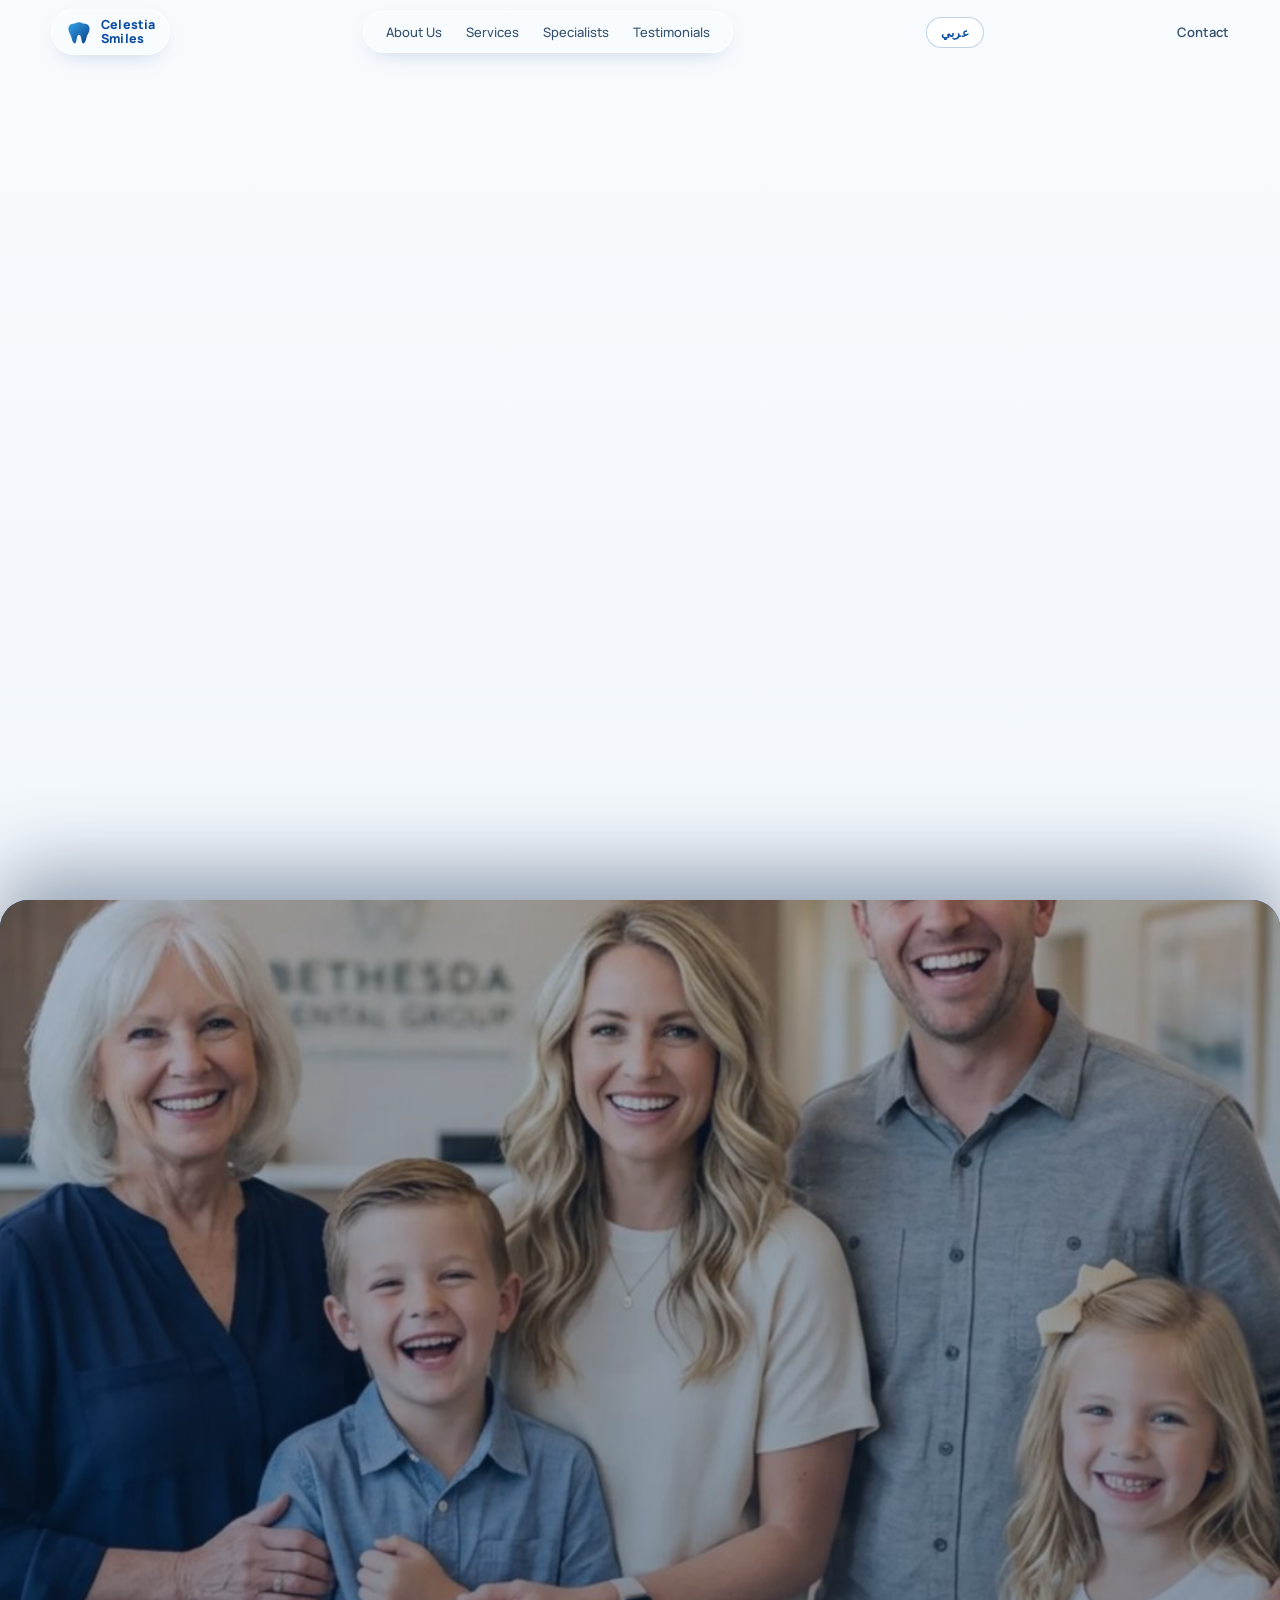
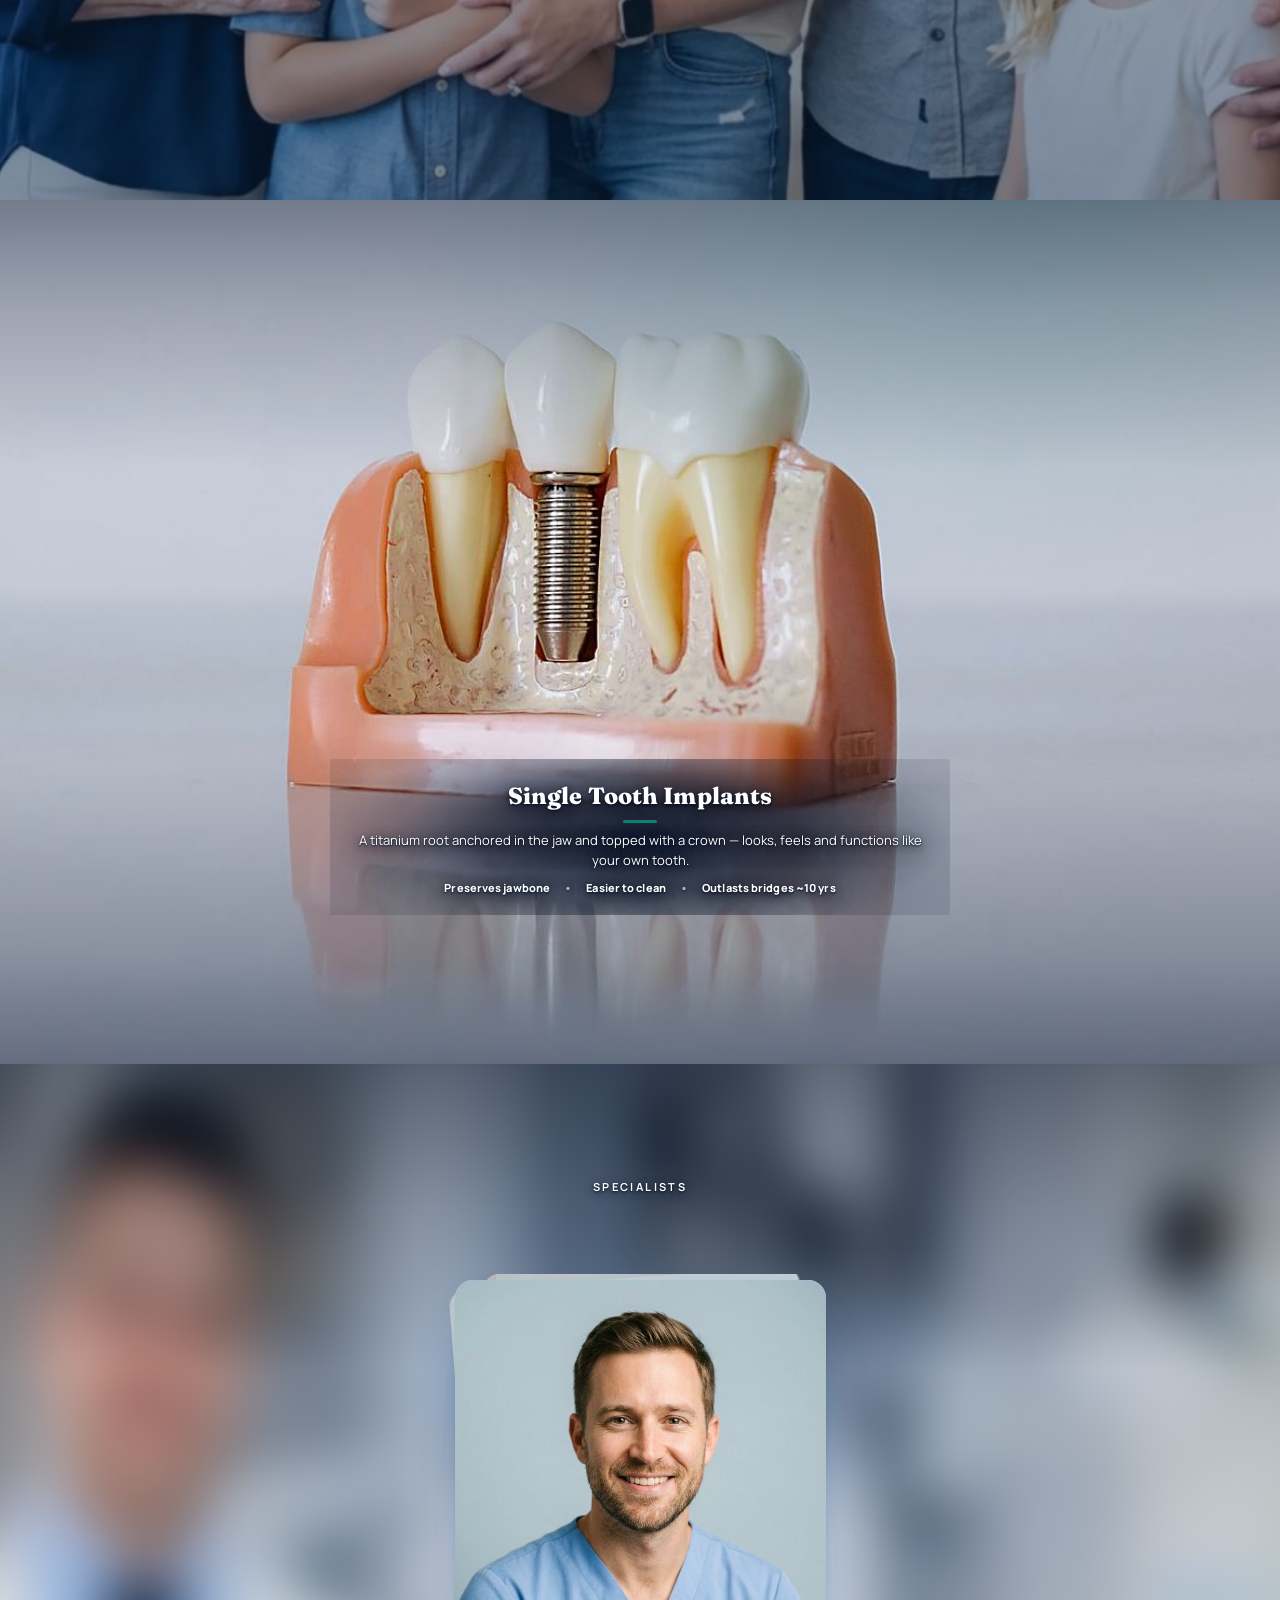
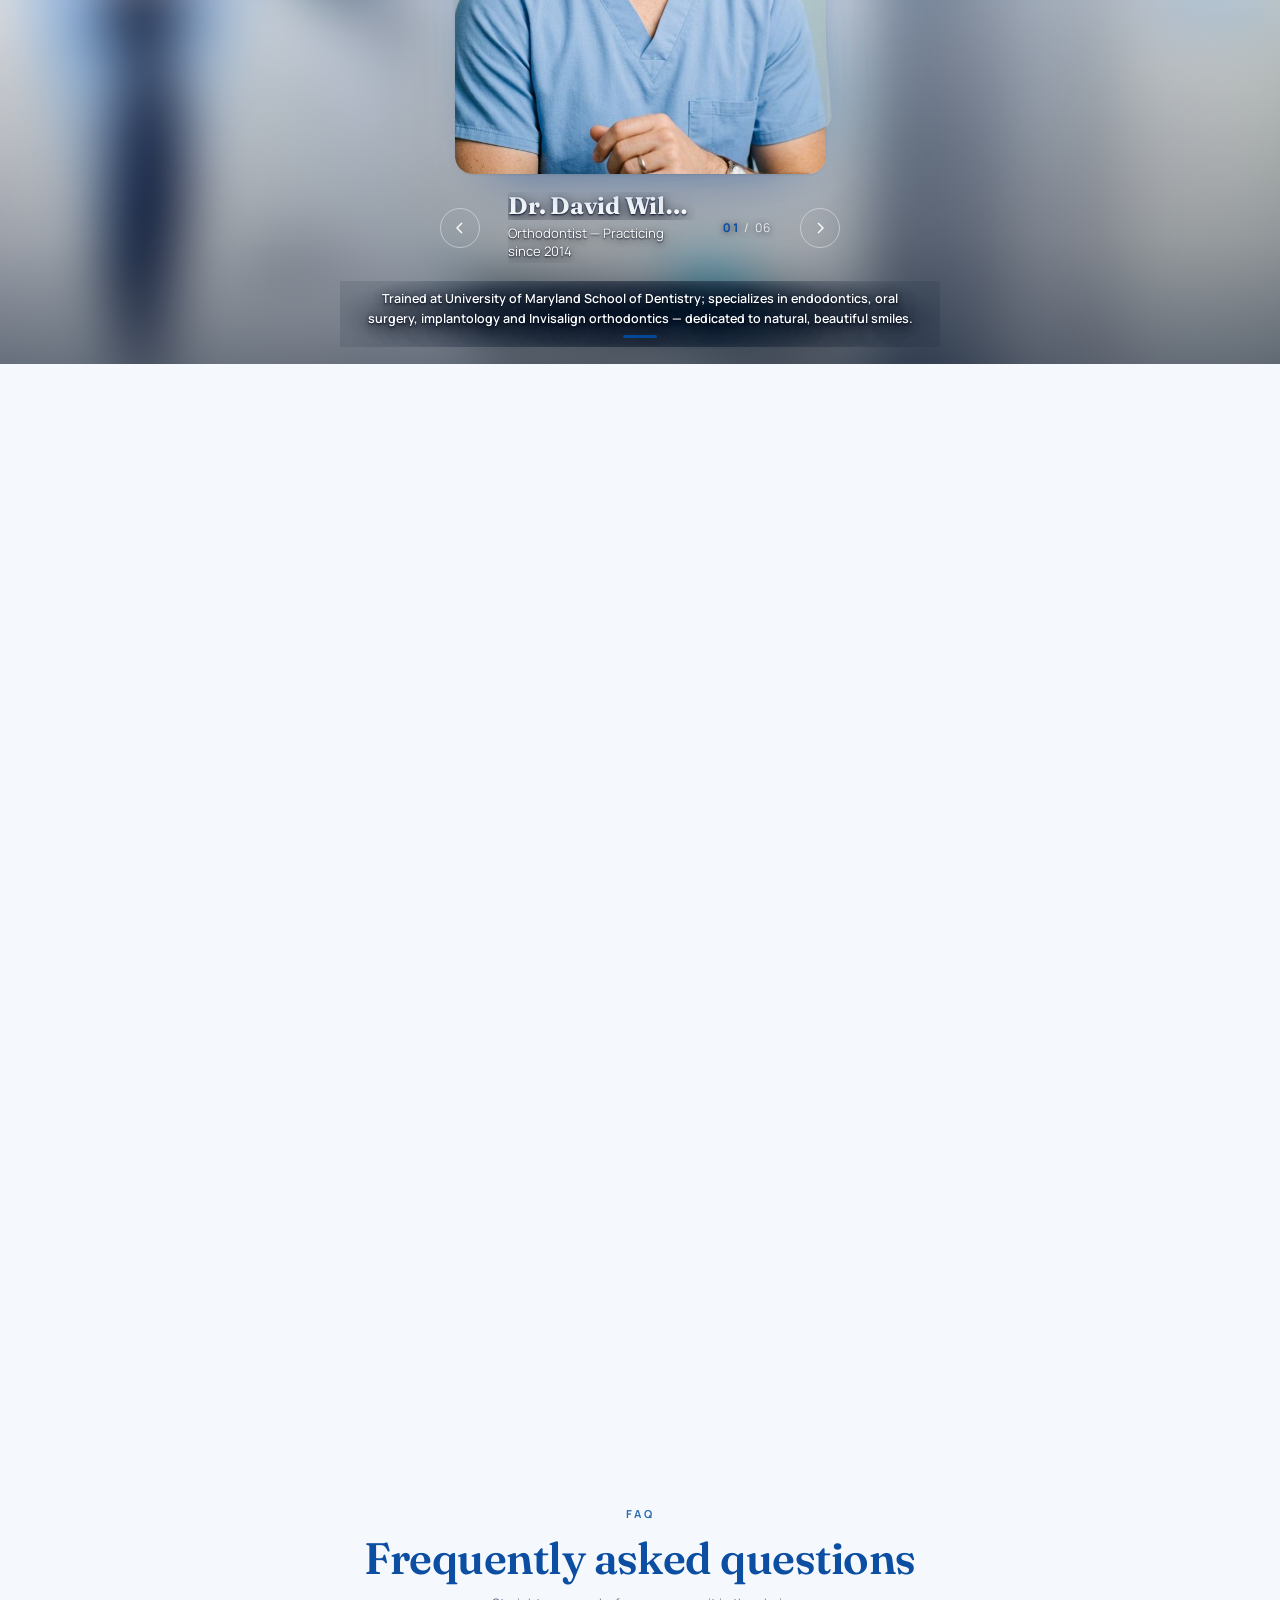
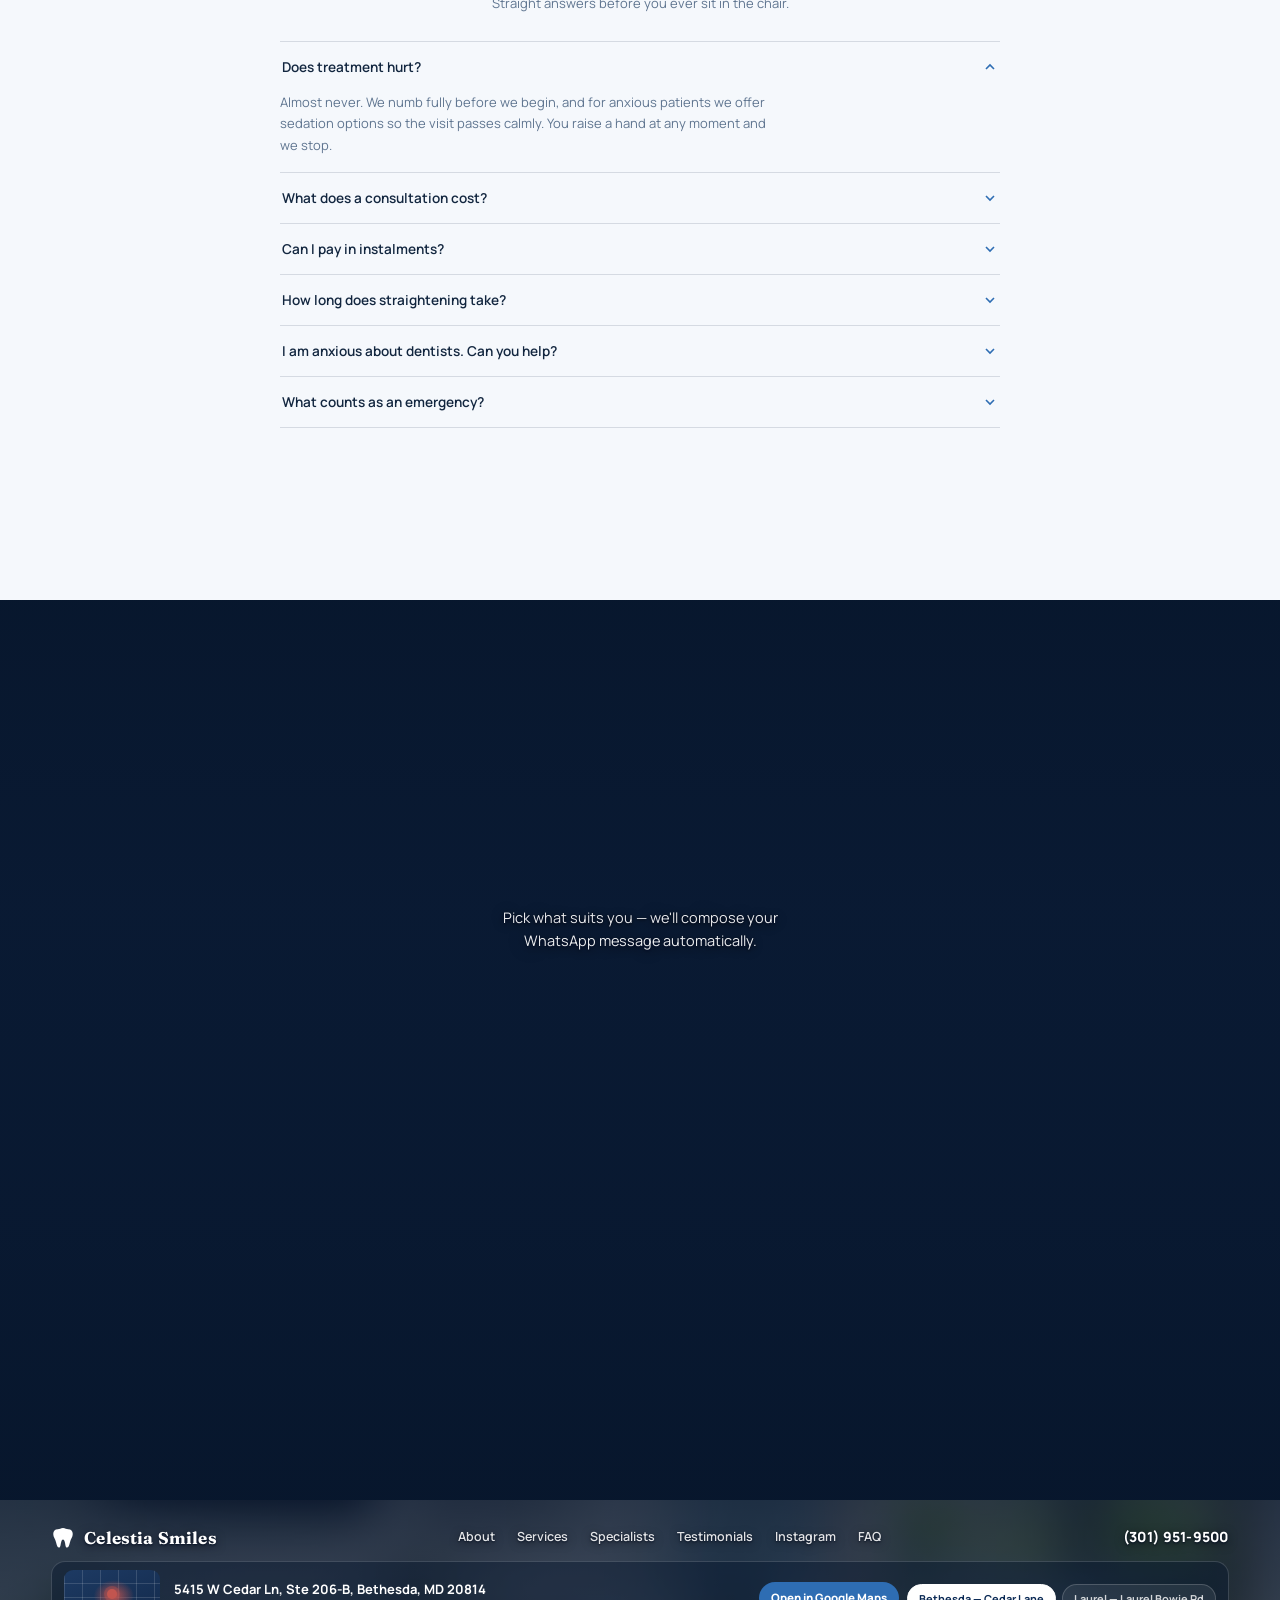
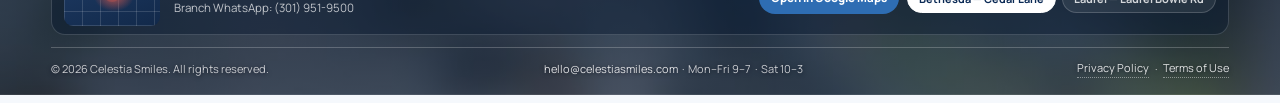
<file: index.html>
<!DOCTYPE html>
<html lang="en">
<head>
<meta charset="UTF-8">
<meta name="viewport" content="width=device-width, initial-scale=1.0">
<script>
(function(){
  var l=new URLSearchParams(location.search).get('lang');
  if(l!=='ar'&&l!=='en'){try{l=localStorage.getItem('cz-lang')}catch(e){}}
  if(l!=='ar'&&l!=='en'){l=((navigator.language||'en').indexOf('ar')===0)?'ar':'en'}
  window.__LANG=l;
  document.documentElement.lang=l;
  document.documentElement.dir=l==='ar'?'rtl':'ltr';
  if(l==='ar'){document.documentElement.classList.add('i18n-pending');setTimeout(function(){document.documentElement.classList.remove('i18n-pending')},1500);}
})();
</script>
<title>Celestia Smiles — Premium Orthodontic &amp; Aesthetic Studio</title>
<meta name="description" content="Celestia Smiles: a premium orthodontic and aesthetic studio crafting confident smiles. Luxury care made personal.">
<meta property="og:type" content="website">
<meta property="og:site_name" content="Celestia Smiles">
<meta property="og:title" content="Celestia Smiles — Premium Orthodontic &amp; Aesthetic Studio">
<meta property="og:description" content="Celestia Smiles: a premium orthodontic and aesthetic studio crafting confident smiles. Luxury care made personal.">
<meta property="og:image" content="images/og-cover.jpg">
<meta property="og:image:width" content="1200">
<meta property="og:image:height" content="630">
<meta property="og:locale" content="ar_AR">
<meta property="og:locale:alternate" content="en_US">
<meta name="twitter:card" content="summary_large_image">
<meta name="twitter:title" content="Celestia Smiles — Premium Orthodontic &amp; Aesthetic Studio">
<meta name="twitter:description" content="Celestia Smiles: a premium orthodontic and aesthetic studio crafting confident smiles. Luxury care made personal.">
<meta name="twitter:image" content="images/og-cover.jpg">
<script type="application/ld+json" id="ldBusiness">
{"@context":"https://schema.org","@type":"Dentist","name":"Celestia Smiles","alternateName":"\u0633\u064a\u0644\u064a\u0633\u062a\u064a\u0627 \u0633\u0645\u0627\u064a\u0644\u0632","description":"Premium orthodontic and aesthetic studio crafting confident smiles. Open 7 days, 24/7 emergency care.","image":"images/og-cover.jpg","telephone":"(301) 951-9500","email":"Office@bethesdadentalgroup.com","priceRange":"$$","address":{"@type":"PostalAddress","streetAddress":"5415 W Cedar Ln, Ste 206-B","addressLocality":"Bethesda","addressRegion":"MD","postalCode":"20814","addressCountry":"US"},"openingHoursSpecification":[{"@type":"OpeningHoursSpecification","dayOfWeek":["Monday","Tuesday","Wednesday","Thursday","Friday","Saturday","Sunday"],"opens":"06:00","closes":"23:30"}],"makesOffer":[{"@type":"Offer","itemOffered":{"@type":"MedicalProcedure","name":"Teeth Whitening"}},{"@type":"Offer","itemOffered":{"@type":"MedicalProcedure","name":"Smile Makeover"}},{"@type":"Offer","itemOffered":{"@type":"MedicalProcedure","name":"Dental Implants"}},{"@type":"Offer","itemOffered":{"@type":"MedicalProcedure","name":"Porcelain Veneers"}},{"@type":"Offer","itemOffered":{"@type":"MedicalProcedure","name":"Cosmetic Bonding"}},{"@type":"Offer","itemOffered":{"@type":"MedicalProcedure","name":"Invisalign"}}]}
</script>
<link rel="icon" href="data:image/svg+xml,%3Csvg xmlns='http://www.w3.org/2000/svg' viewBox='0 0 64 64'%3E%3Cpath fill='%230b4ea2' d='M32 8c-6 0-9 3.4-14 3.4C10.6 11.4 6 16.6 6 24c0 9 5.4 12.6 7.6 22.4C15.4 54.4 17.6 60 21.4 60c4.6 0 4-9.6 6-15.6 1.2-3.6 2.6-5.6 4.6-5.6s3.4 2 4.6 5.6c2 6 1.4 15.6 6 15.6 3.8 0 6-5.6 7.8-13.6C52.6 36.6 58 33 58 24c0-7.4-4.6-12.6-12-12.6-5 0-8-3.4-14-3.4z'/%3E%3C/svg%3E">
<link rel="preconnect" href="https://fonts.googleapis.com">
<link rel="preconnect" href="https://fonts.gstatic.com" crossorigin>
<link href="https://fonts.googleapis.com/css2?family=Fraunces:opsz,wght@9..144,500..700&family=Manrope:wght@400;500;600;700;800&family=Tajawal:wght@400;500;700;800&family=IBM+Plex+Sans+Arabic:wght@400;500;600;700&display=swap" rel="stylesheet">
<link rel="stylesheet" href="css/style.css">
</head>
<body>
<i id="hair" aria-hidden="true"></i>

<!-- ================= HEADER ================= -->
<header id="header">
  <div class="container nav">
    <a class="logo" href="#top" aria-label="Celestia Smiles home">
      <svg viewBox="0 0 64 64" aria-hidden="true"><defs><linearGradient id="lg" x1="0" y1="0" x2="1" y2="1"><stop offset="0" stop-color="#31a2e6"/><stop offset="1" stop-color="#0b3f8c"/></linearGradient></defs><path fill="url(#lg)" d="M32 8c-6 0-9 3.4-14 3.4C10.6 11.4 6 16.6 6 24c0 9 5.4 12.6 7.6 22.4C15.4 54.4 17.6 60 21.4 60c4.6 0 4-9.6 6-15.6 1.2-3.6 2.6-5.6 4.6-5.6s3.4 2 4.6 5.6c2 6 1.4 15.6 6 15.6 3.8 0 6-5.6 7.8-13.6C52.6 36.6 58 33 58 24c0-7.4-4.6-12.6-12-12.6-5 0-8-3.4-14-3.4z"/></svg>
      <span class="logo-txt" data-i18n-html="logo">Celestia<br>Smiles</span>
    </a>
    <nav class="nav-links" aria-label="Primary">
      <a href="#about">About Us</a>
      <a href="#services">Services</a>
      <a href="#specialists">Specialists</a>
      <a href="#testimonials">Testimonials</a>
    </nav>
    <button type="button" class="lang-toggle" id="langToggle" aria-label="التبديل إلى العربية">عربي</button>
    <a class="nav-contact" href="#contact">Contact</a>
    <button class="burger" id="burger" aria-label="Menu"><span></span><span></span><span></span></button>
  </div>
</header>

<main id="top">

<!-- ================= HERO ================= -->
<section class="hero">
  <div class="hero-bg" aria-hidden="true">
    <video autoplay muted loop playsinline preload="auto">
      <source src="videos/hero-smile-sd.mp4" type="video/mp4">
    </video>
  </div>
  <div class="container hero-grid">
    <div class="hero-left">
      <h1>
        <span class="lm"><span class="lm-i" style="--d:.05s">Not all smiles</span></span>
        <span class="lm"><span class="lm-i" style="--d:.15s">need fixing, some</span></span>
        <span class="lm"><span class="lm-i" style="--d:.25s">need vision</span></span>
      </h1>
      <p>We're a premium orthodontic and aesthetic studio crafting confident smiles for those who settle for nothing ordinary.</p>
    </div>
    <div class="hero-right">
      <h2>
        <span class="lm"><span class="lm-i" style="--d:.4s">Luxury care</span></span>
        <span class="lm"><span class="lm-i" style="--d:.5s">made personal</span></span>
      </h2>
    </div>
  </div>
  <div class="hero-watermark" aria-hidden="true">Celestia Smiles — Soft. Defined.</div>
</section>

<!-- ================= ABOUT ================= -->
<section class="about" id="about">
  <div class="about-bg" aria-hidden="true"><i class="about-tint"></i></div>
  <div class="container">
    <div class="about-card reveal d1">
      <div class="about-top">
        <span class="eyebrow reveal">About us</span>
        <h2 class="reveal">Unveil excellence.<br>Discover the Celestia<br>Smiles difference.</h2>
      </div>
      <p class="reveal d1">At Celestia Smiles, we believe that your smile deserves more than just care — it deserves celebration. Our board-certified experts offer a spa-like, comforting experience paired with cutting-edge dental and orthodontic treatments.</p>
      <div class="stats reveal d2">
      <div class="stat"><b data-count="15" data-suffix="+">0</b><span>Years of excellence</span></div>
      <div class="stat"><b data-count="98" data-suffix="%">0</b><span>Patient satisfaction rate</span></div>
      <div class="stat"><b data-count="5000" data-suffix="+">0</b><span>Smiles transformed</span></div>
      <div class="stat"><b data-count="17">0</b><span>Certified experts</span></div>
      </div>
    </div>
  </div>
</section>

<!-- ================= SERVICES ================= -->
<section class="services" id="services">
  <div class="svc-bgs" aria-hidden="true">
    <i class="svc-bg on"></i><i class="svc-bg"></i><i class="svc-bg"></i><i class="svc-bg"></i><i class="svc-bg"></i><i class="svc-bg"></i><i class="svc-bg"></i>
  </div>
  <div class="container">
    <div class="services-head">
      <div>
        <span class="eyebrow reveal">Services</span>
        <h2 class="h2 reveal">Expert care for every smile</h2>
      </div>
      <p class="section-sub reveal d1">We offer a full spectrum of treatments — each tailored to elevate your health, confidence, and natural beauty.</p>
    </div>

    </div>
    <div class="svc-info" id="svcInfo" aria-live="polite">
      <h3 class="svc-i-t">Implantology</h3>
      <p class="svc-i-p">Titanium roots, placed with surgical precision.</p>
      <ul class="svc-i-f"><li></li><li></li><li></li></ul>
    </div>
    <div class="cc reveal d1" id="svcCarousel" tabindex="0" role="region" aria-roledescription="carousel" aria-label="Our services">
      <div class="cc-track">
        <button class="cc-card" role="option" aria-selected="false">
          <span class="cc-title">Aesthetic dentistry</span>
        </button>
        <button class="cc-card" role="option" aria-selected="false">
          <span class="cc-title">Orthodontics</span>
        </button>
        <button class="cc-card" role="option" aria-selected="false">
          <span class="cc-title">Implantology</span>
        </button>
        <button class="cc-card" role="option" aria-selected="false">
          <span class="cc-title">Whitening</span>
        </button>
        <button class="cc-card" role="option" aria-selected="false">
          <span class="cc-title">Surgical dentistry</span>
        </button>
        <div class="cc-center" aria-hidden="true"><b>03</b><span>OF 05</span></div>
        <div class="cc-controls">
          <button class="round-btn" id="ccPrev" aria-label="Previous service"><svg viewBox="0 0 24 24"><path d="M15 6l-6 6 6 6"/></svg></button>
          <div class="cc-dots" id="ccDots" role="tablist"></div>
          <button class="round-btn" id="ccNext" aria-label="Next service"><svg viewBox="0 0 24 24"><path d="M9 6l6 6-6 6"/></svg></button>
        </div>
      </div>
  </div>
</section>

<!-- ================= SPECIALISTS ================= -->
<section class="specialists" id="specialists">
  <div class="spec-bgs" aria-hidden="true">
    <div class="spec-bg"></div>
    <div class="spec-bg"></div>
    <div class="spec-bg"></div>
    <div class="spec-bg"></div>
    <div class="spec-bg"></div>
    <div class="spec-bg"></div>
  </div>
  <div class="container">
    <div class="spec-headwrap">
      <p class="eyebrow">Specialists</p>
      <h2 class="spec-head reveal">Meet the minds behind your smile</h2>
    </div>
    <div class="cd-root" id="cdRoot" role="region" aria-roledescription="carousel" aria-label="Our specialists" tabindex="0">
      <div class="cd-deck" id="cdDeck">
        <div class="cd-card" data-name="Dr. David Wilson" data-tag="Orthodontist" data-since="2014"><img src="images/doc-1.jpg" alt="Dr. David Wilson" draggable="false"></div>
        <div class="cd-card" data-name="Dr. Emma Robinson" data-tag="Aesthetic dentist" data-since="2016"><img src="images/doc-2.jpg" alt="Dr. Emma Robinson" draggable="false"></div>
        <div class="cd-card" data-name="Dr. Sophia Turner" data-tag="Endodontist" data-since="2012"><img src="images/doc-3.jpg" alt="Dr. Sophia Turner" draggable="false"></div>
        <div class="cd-card" data-name="Dr. Olivia Bennett" data-tag="Prosthodontist" data-since="2018"><img src="images/doc-4.jpg" alt="Dr. Olivia Bennett" draggable="false"></div>
        <div class="cd-card" data-name="Dr. James Carter" data-tag="Implantologist" data-since="2010"><img src="images/doc-5.jpg" alt="Dr. James Carter" draggable="false"></div>
        <div class="cd-card" data-name="Dr. Daniel Hayes" data-tag="Oral surgeon" data-since="2011"><img src="images/doc-6.jpg" alt="Dr. Daniel Hayes" draggable="false"></div>
      </div>
      <div class="cd-meta">
        <button type="button" class="cd-btn" id="cdPrev" aria-label="Previous specialist">
          <svg viewBox="0 0 16 16" aria-hidden="true"><path d="M10 3 5 8l5 5"/></svg>
        </button>
        <div class="cd-cap" id="cdCap" aria-hidden="true"></div>
        <span class="cd-count" aria-hidden="true"><b id="cdNum">01</b> / 06</span>
        <button type="button" class="cd-btn" id="cdNext" aria-label="Next specialist">
          <svg viewBox="0 0 16 16" aria-hidden="true"><path d="m6 3 5 5-5 5"/></svg>
        </button>
      </div>
      <p class="cd-bio" id="cdBio"></p>
      <div class="cd-sr" aria-live="polite" id="cdSr"></div>
    </div>
  </div>
</section>

<!-- ================= TESTIMONIALS ================= -->
<section class="testimonials" id="testimonials">
  <div class="container">
    <span class="eyebrow reveal">Testimonials</span>
    <h2 class="h2 reveal">Real stories. Real smiles.</h2>
    <div class="tv-card reveal d1" id="tvCard">
      <header class="tv-head">
        <div class="tv-thumbs" role="tablist" aria-label="Choose story">
        <button type="button" id="tv-tab-0" role="tab" aria-selected="true" aria-controls="tvPanel" data-after="images/t1-after.jpg" data-alt="Christina's smile after treatment" data-loc="Aesthetic dentistry / 01" data-title="Christina's smile, transformed" data-credit="Christina" data-desc="Christina felt self-conscious about the gaps and uneven shape of her teeth. Ultra-thin porcelain veneers gave her a balanced, natural, confidently beautiful smile." data-before="images/t1-before.jpg" data-portrait="images/p1.jpg"><img src="images/t1-after.jpg" alt="" draggable="false"><b>01</b></button>
        <button type="button" id="tv-tab-1" role="tab" aria-selected="false" aria-controls="tvPanel" data-after="images/t2-after.jpg" data-alt="Marcus's smile after treatment" data-loc="Orthodontics / 02" data-title="Marcus's smile, straightened" data-credit="Marcus" data-desc="Years of crowding made Marcus hide his smile in every photo. Nine months of clear-aligner therapy aligned his arch — no brackets, no interruptions, no compromises." data-before="images/t2-before.jpg" data-portrait="images/p2.jpg"><img src="images/t2-after.jpg" alt="" draggable="false"><b>02</b></button>
        <button type="button" id="tv-tab-2" role="tab" aria-selected="false" aria-controls="tvPanel" data-after="images/t3-after.jpg" data-alt="Elena's smile after treatment" data-loc="Implantology / 03" data-title="Elena's smile, restored" data-credit="Elena" data-desc="A damaged, discolored molar changed the way Elena ate and smiled. A single 3D-guided implant brought back full function — and the confidence to laugh out loud again." data-before="images/t3-before.jpg" data-portrait="images/p3.jpg"><img src="images/t3-after.jpg" alt="" draggable="false"><b>03</b></button>
        <button type="button" id="tv-tab-3" role="tab" aria-selected="false" aria-controls="tvPanel" data-after="images/t4-after.jpg" data-alt="Sara's smile after treatment" data-loc="Whitening / 04" data-title="Sara's smile, brightened" data-credit="Sara" data-desc="Coffee years left their mark on Sara's smile. One in-studio laser session and a take-home kit turned the clock back several shades — safely and evenly." data-before="images/t4-before.jpg" data-portrait="images/p4.jpg"><img src="images/t4-after.jpg" alt="" draggable="false"><b>04</b></button>
      </div>
        <span class="tv-count"><b id="tvNum">01</b><span> / 04</span></span>
      </header>
      <div class="tv-stage" id="tvPanel" role="tabpanel" aria-labelledby="tv-tab-0">
        <div class="tv-ba" id="tvBa">
          <figure class="tv-ba-cell tv-ba-before"><img id="tvBefore" src="images/t1-before.jpg" alt="Christina's smile before treatment" draggable="false"><span class="tv-ba-tag">Before</span></figure>
          <figure class="tv-ba-cell tv-ba-after"><img id="tvAfter" src="images/t1-after.jpg" alt="Christina's smile after treatment" draggable="false"><span class="tv-ba-tag">After</span></figure>
        </div>
        <div class="tv-vig"></div>
        <span class="tv-loc">Aesthetic dentistry / 01</span>
        <div class="tv-nav">
          <button type="button" data-tv-prev aria-label="Previous story"><svg viewBox="0 0 24 24"><path d="m15 18-6-6 6-6"/></svg></button>
          <button type="button" data-tv-next aria-label="Next story"><svg viewBox="0 0 24 24"><path d="m9 18 6-6-6-6"/></svg></button>
        </div>
      </div>

      <p class="tv-desc" aria-live="polite">Christina felt self-conscious about the gaps and uneven shape of her teeth. Ultra-thin porcelain veneers gave her a balanced, natural, confidently beautiful smile.</p>

      <footer class="tv-foot">
        <span>Four smiles, kept promises.</span>
        <span>Use thumbnails or arrow keys</span>
      </footer>
    </div>
  </div>
</section>

<!-- ================= BOOKING ================= -->
<!-- ================= FAQ ================= -->
<section class="faq" id="faq">
  <div class="container">
    <div class="faq-top">
      <p class="eyebrow">FAQ</p>
      <h2 class="h2">Frequently asked questions</h2>
      <p class="section-sub">Straight answers before you ever sit in the chair.</p>
    </div>
    <div class="faq-acc" id="faqAcc">
      <div class="faq-a-item open">
        <button type="button" class="faq-a-trigger" id="fa-t1" aria-expanded="true" aria-controls="fa-c1">Does treatment hurt?<svg viewBox="0 0 16 16" aria-hidden="true"><path d="m4 6 4 4 4-4"/></svg></button>
        <div class="faq-a-content" id="fa-c1" role="region" aria-labelledby="fa-t1"><div class="faq-a-inner"><p>Almost never. We numb fully before we begin, and for anxious patients we offer sedation options so the visit passes calmly. You raise a hand at any moment and we stop.</p></div></div>
      </div>
      <div class="faq-a-item">
        <button type="button" class="faq-a-trigger" id="fa-t2" aria-expanded="false" aria-controls="fa-c2">What does a consultation cost?<svg viewBox="0 0 16 16" aria-hidden="true"><path d="m4 6 4 4 4-4"/></svg></button>
        <div class="faq-a-content" id="fa-c2" role="region" aria-labelledby="fa-t2"><div class="faq-a-inner"><p>A first consultation with full scanning is priced on our clinic price list, and it is credited back in full if you proceed with treatment within 30 days.</p></div></div>
      </div>
      <div class="faq-a-item">
        <button type="button" class="faq-a-trigger" id="fa-t3" aria-expanded="false" aria-controls="fa-c3">Can I pay in instalments?<svg viewBox="0 0 16 16" aria-hidden="true"><path d="m4 6 4 4 4-4"/></svg></button>
        <div class="faq-a-content" id="fa-c3" role="region" aria-labelledby="fa-t3"><div class="faq-a-inner"><p>Yes. Treatment plans over three months can be spread across interest-free monthly instalments, with longer regulated finance available for larger plans.</p></div></div>
      </div>
      <div class="faq-a-item">
        <button type="button" class="faq-a-trigger" id="fa-t4" aria-expanded="false" aria-controls="fa-c4">How long does straightening take?<svg viewBox="0 0 16 16" aria-hidden="true"><path d="m4 6 4 4 4-4"/></svg></button>
        <div class="faq-a-content" id="fa-c4" role="region" aria-labelledby="fa-t4"><div class="faq-a-inner"><p>Most aligner cases finish in 9–14 months. You see a 3D preview of your final smile and the expected timeline before you commit to anything.</p></div></div>
      </div>
      <div class="faq-a-item">
        <button type="button" class="faq-a-trigger" id="fa-t5" aria-expanded="false" aria-controls="fa-c5">I am anxious about dentists. Can you help?<svg viewBox="0 0 16 16" aria-hidden="true"><path d="m4 6 4 4 4-4"/></svg></button>
        <div class="faq-a-content" id="fa-c5" role="region" aria-labelledby="fa-t5"><div class="faq-a-inner"><p>That is our most common visit. We book longer first visits, explain every step before it happens, and offer sedation for patients who need it. No judgement, ever.</p></div></div>
      </div>
      <div class="faq-a-item">
        <button type="button" class="faq-a-trigger" id="fa-t6" aria-expanded="false" aria-controls="fa-c6">What counts as an emergency?<svg viewBox="0 0 16 16" aria-hidden="true"><path d="m4 6 4 4 4-4"/></svg></button>
        <div class="faq-a-content" id="fa-c6" role="region" aria-labelledby="fa-t6"><div class="faq-a-inner"><p>Severe pain, swelling, a knocked-out tooth or a broken front tooth. Call us first thing: we keep same-day slots every working day for registered patients.</p></div></div>
      </div>
    </div>
  </div>
</section>

<section class="booking" id="booking">
  <div class="book-bg" aria-hidden="true">
    <video autoplay muted loop playsinline preload="metadata">
      <source src="videos/reception-loop.mp4" type="video/mp4">
    </video>
  </div>
  <div class="container">
    <span class="eyebrow reveal">Consultation</span>
    <h2 class="h2 reveal">Book your first step</h2>
    <p class="section-sub reveal d1">Pick what suits you — we'll compose your<br>WhatsApp message automatically.</p>

    <div class="cz-wrap reveal d1">
      <div class="cz-form">
        <div class="cz-duo">
          <div class="cz-group"><span class="cz-label">Service</span>
            <div class="cz-sel"><select id="czService" class="empty" aria-label="Service">
              <option value="" selected>Select service</option>
              <option>Aesthetic dentistry</option>
              <option>Orthodontics</option>
              <option>Implantology</option>
              <option>Whitening</option>
              <option>Surgical dentistry</option>
              <option>Not sure yet</option>
            </select></div>
          </div>
          <div class="cz-group cz-branch"><span class="cz-label">Branch</span>
            <div class="cz-sel"><select id="czBranch" aria-label="Branch"></select></div>
          </div>
          <div class="cz-group"><span class="cz-label">Specialist</span>
            <div class="cz-sel"><select id="czSpec" class="empty" aria-label="Specialist">
              <option value="" selected>Any specialist</option>
              <option>Dr. David Wilson</option>
              <option>Dr. Emma Robinson</option>
              <option>Dr. Sophia Turner</option>
              <option>Dr. Olivia Bennett</option>
              <option>Dr. James Carter</option>
              <option>Dr. Daniel Hayes</option>
            </select></div>
          </div>
        </div>
        <div class="cz-row">
          <div class="cz-group"><span class="cz-label">Date</span>
            <div class="cz-field"><input type="date" id="czDate" aria-label="Preferred date"></div>
          </div>
          <div class="cz-group"><span class="cz-label">Time</span>
            <div class="cz-chips" data-cz="time">
              <button type="button" class="cz-chip" data-v="Morning (9-12)">Morning</button>
              <button type="button" class="cz-chip" data-v="Afternoon (12-4)">Afternoon</button>
              <button type="button" class="cz-chip" data-v="Evening (4-7)">Evening</button>
            </div>
          </div>
        </div>
        <div class="cz-duo">
          <div class="cz-group"><span class="cz-label">Your name</span>
            <div class="cz-field"><input type="text" id="czName" placeholder="Enter your name" autocomplete="name"></div>
          </div>
          <div class="cz-group"><span class="cz-label">Notes (optional)</span>
            <div class="cz-field"><input type="text" id="czNotes" placeholder="Anything we should know?"></div>
          </div>
        </div>
        <p class="cz-err" id="czErr" hidden>Please add your name and pick a date — then we'll open WhatsApp for you.</p>
        <div class="cz-actions">
          <button class="cz-send" id="czSend" type="button">
            <svg viewBox="0 0 32 32" aria-hidden="true"><path d="M16 3C9.4 3 4 8.4 4 15c0 2.6.8 5 2.2 7L4 29l7.2-2.1c1.5.8 3.1 1.2 4.8 1.2 6.6 0 12-5.4 12-12S22.6 3 16 3zm0 21.8c-1.5 0-3-.4-4.3-1.1l-.5-.3-4.3 1.2 1.2-4.1-.3-.5A9.7 9.7 0 0 1 6.2 15c0-5.4 4.4-9.8 9.8-9.8s9.8 4.4 9.8 9.8-4.4 9.8-9.8 9.8zm5.4-7.3c-.3-.1-1.7-.9-2-1-.3-.1-.5-.1-.7.1-.2.3-.8 1-.9 1.2-.2.2-.3.2-.6.1-.3-.1-1.2-.5-2.3-1.4-.9-.8-1.4-1.7-1.6-2-.2-.3 0-.4.1-.6l.5-.6c.1-.2.2-.3.3-.5.1-.2 0-.4 0-.5-.1-.1-.7-1.6-.9-2.2-.2-.6-.5-.5-.7-.5h-.6c-.2 0-.5.1-.8.4-.3.3-1 1-1 2.4s1 2.8 1.2 3c.1.2 2 3.1 4.9 4.3.7.3 1.2.5 1.6.6.7.2 1.3.2 1.8.1.6-.1 1.7-.7 1.9-1.4.2-.7.2-1.2.2-1.4-.1-.1-.3-.2-.6-.3z"/></svg>
            Book on WhatsApp
          </button>
          <span class="cz-tel"><span data-i18n="or call the branch directly:">or call the branch directly:</span> <a id="czTel" href="tel:+13019519500"><span id="czTelTxt">(301) 951-9500</span></a></span>
          <a class="cz-faq" href="#faq">Common questions</a>
        </div>

      </div>
    </div>
  </div>
</section>

</main>

<!-- ================= FOOTER ================= -->
<footer id="contact">
  <div class="foot-bg" aria-hidden="true"></div>
  <div class="container foot-strip">
    <div class="foot-row">
      <a class="foot-logo" href="#top">
        <svg viewBox="0 0 64 64" aria-hidden="true"><path fill="#ffffff" d="M32 8c-6 0-9 3.4-14 3.4C10.6 11.4 6 16.6 6 24c0 9 5.4 12.6 7.6 22.4C15.4 54.4 17.6 60 21.4 60c4.6 0 4-9.6 6-15.6 1.2-3.6 2.6-5.6 4.6-5.6s3.4 2 4.6 5.6c2 6 1.4 15.6 6 15.6 3.8 0 6-5.6 7.8-13.6C52.6 36.6 58 33 58 24c0-7.4-4.6-12.6-12-12.6-5 0-8-3.4-14-3.4z"/></svg>
        <span class="logo-txt">Celestia Smiles</span>
      </a>
      <nav class="foot-links" aria-label="Footer">
        <a href="#about">About</a>
        <a href="#services">Services</a>
        <a href="#specialists">Specialists</a>
        <a href="#testimonials">Testimonials</a>
        <a href="#top">Instagram</a>
        <a class="foot-faq" href="#faq">FAQ</a>
      </nav>
      <a class="foot-tel" href="tel:+13019519500">(301) 951-9500</a>
    </div>
    <div class="foot-map" id="footMap">
      <div class="fm-card" aria-hidden="true"><i></i></div>
      <div class="fm-info">
        <p class="fm-addr" id="fmAddr"></p>
        <p class="fm-wa" id="fmWa"></p>
      </div>
      <div class="fm-acts">
        <a class="fm-open" id="fmOpen" href="#top" target="_blank" rel="noopener"></a>
        <span class="fm-switch" id="fmSwitch"></span>
      </div>
    </div>
    <div class="foot-row foot-row-2">
      <span>© 2026 Celestia Smiles. All rights reserved.</span>
      <span data-i18n-html="foot-hours"><a href="mailto:Office@bethesdadentalgroup.com">Office@bethesdadentalgroup.com</a> &nbsp;·&nbsp; Open 7 days · 6 AM – 11:30 PM</span>
      <span class="foot-legal"><a href="privacy.html" data-i18n="Privacy Policy">Privacy Policy</a><span aria-hidden="true"> · </span><a href="terms.html" data-i18n="Terms of Use">Terms of Use</a></span>
    </div>
  </div>
</footer>

<script src="js/vendor/gsap.min.js"></script>
<script src="js/vendor/ScrollTrigger.min.js"></script>
<script src="js/vendor/SplitText.min.js"></script>
<script src="js/i18n.js"></script>
<script src="js/main.js"></script>


</body>
</html>
</file>
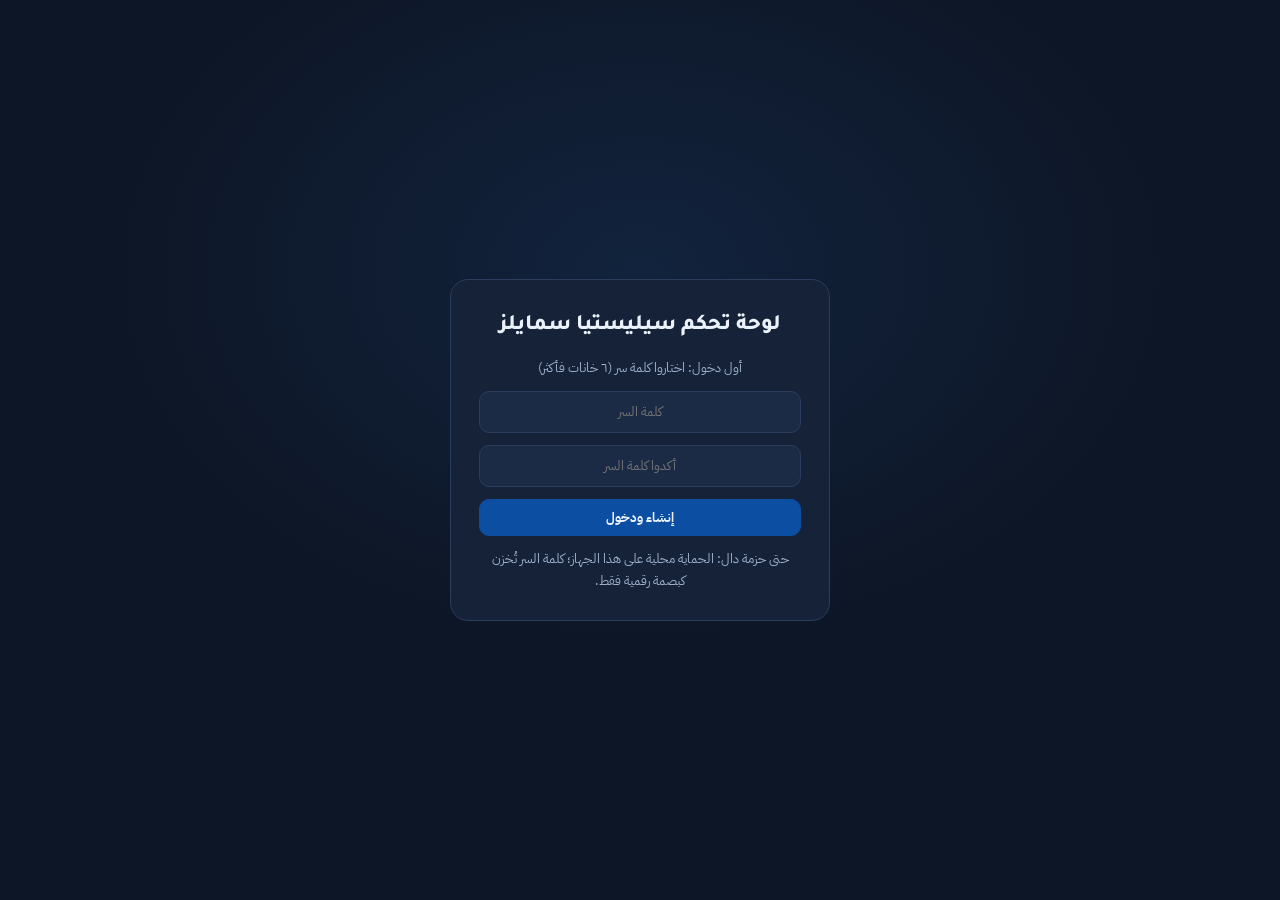
<file: admin.html>
<!DOCTYPE html>
<html lang="ar" dir="rtl">
<head>
<meta charset="UTF-8">
<meta name="viewport" content="width=device-width, initial-scale=1.0">
<title>لوحة تحكم سيليستيا سمايلز</title>
<link rel="preconnect" href="https://fonts.googleapis.com">
<link rel="preconnect" href="https://fonts.gstatic.com" crossorigin>
<link href="https://fonts.googleapis.com/css2?family=Tajawal:wght@400;500;700;800&family=IBM+Plex+Sans+Arabic:wght@400;500;600;700&display=swap" rel="stylesheet">
<link rel="stylesheet" href="css/admin.css?v=14">
</head>
<body>
<div class="gate" id="gate" hidden>
  <form class="gate-card" id="gateForm">
    <h1>لوحة تحكم سيليستيا سمايلز</h1>
    <p id="gateMsg">أدخلوا كلمة السر للمتابعة</p>
    <input type="password" id="gatePass" autocomplete="current-password" placeholder="كلمة السر">
    <input type="password" id="gatePass2" autocomplete="new-password" placeholder="أكدوا كلمة السر" hidden>
    <button type="submit" class="btn primary" id="gateBtn">دخول</button>
    <p class="gate-note">حتى حزمة دال: الحماية محلية على هذا الجهاز؛ كلمة السر تُخزن كبصمة رقمية فقط.</p>
  </form>
</div>
<div class="shell" id="shell" hidden>
  <header class="top">
    <div class="top-r">
      <button class="btn icon" id="btnSide" aria-label="قائمة الأقسام">☰</button>
      <h1>لوحة تحكم سيليستيا سمايلز</h1>
      <span class="pill" id="statPill">—</span>
    </div>
    <div class="top-l">
      <button class="btn" id="btnReset">تصفير المسودة</button>
      <button class="btn" id="btnPreview">معاينة حية</button>
      <button class="btn" id="btnZip">تنزيل حزمة النشر</button>
      <button class="btn primary" id="btnPublish">نشر</button>
    </div>
  </header>
  <div class="backdrop" id="backdrop" hidden></div>
  <div class="body">
    <nav class="side" id="side"></nav>
    <main class="main" id="main"><p class="loading">جارٍ تحميل المحتوى…</p></main>
  </div>
  <div class="prevwrap" id="prevwrap" hidden>
    <header class="prev-top">
      <b>معاينة المسودة على الموقع</b>
      <span class="prev-acts">
        <a class="btn" id="prevTab" href="index.html?cms-preview=1" target="_blank" rel="noopener">فتح في تبويب</a>
        <button class="btn" id="prevClose">إغلاق المعاينة</button>
      </span>
    </header>
    <iframe id="prevFrame" title="معاينة الموقع"></iframe>
  </div>
  <div class="bottombar">
    <button class="btn primary" id="btnPublish2">نشر</button>
    <button class="btn" id="btnPreview2">معاينة حية</button>
  </div>
</div>
<script src="js/admin.js?v=14"></script>
</body>
</html>
</file>
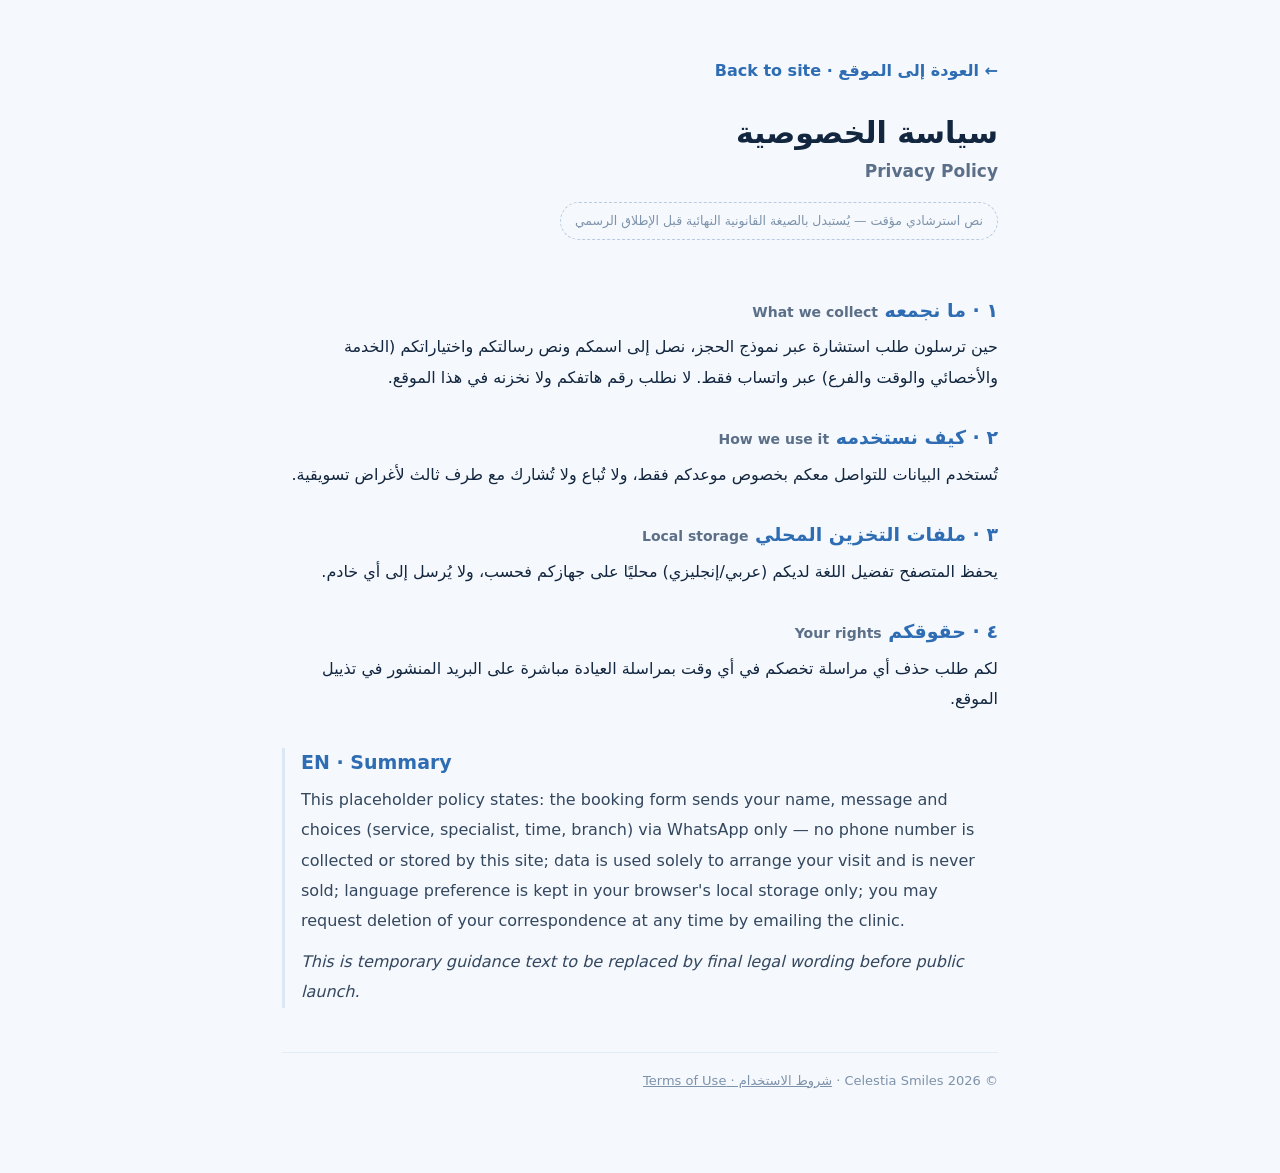
<file: privacy.html>
<!DOCTYPE html>
<html lang="ar" dir="rtl">
<head>
<meta charset="UTF-8">
<meta name="viewport" content="width=device-width, initial-scale=1.0">
<title>سياسة الخصوصية — Celestia Smiles | Privacy Policy</title>
<meta name="description" content="سياسة الخصوصية لعيادة سيليستيا سمايلز — Privacy Policy of Celestia Smiles.">
<link rel="icon" href="data:image/svg+xml,%3Csvg xmlns='http://www.w3.org/2000/svg' viewBox='0 0 64 64'%3E%3Cpath fill='%230b4ea2' d='M32 8c-6 0-9 3.4-14 3.4C10.6 11.4 6 16.6 6 24c0 9 5.4 12.6 7.6 22.4C15.4 54.4 17.6 60 21.4 60c4.6 0 4-9.6 6-15.6 1.2-3.6 2.6-5.6 4.6-5.6s3.4 2 4.6 5.6c2 6 1.4 15.6 6 15.6 3.8 0 6-5.6 7.8-13.6C52.6 36.6 58 33 58 24c0-7.4-4.6-12.6-12-12.6-5 0-8-3.4-14-3.4z'/%3E%3C/svg%3E">
<style>
  :root{--ink:#12263f;--muted:#5b6f88;--steel:#2e6db3;--bg:#f5f8fc}
  *{box-sizing:border-box}
  body{margin:0;background:var(--bg);color:var(--ink);font:400 16px/1.9 "IBM Plex Sans Arabic","Tajawal",system-ui,sans-serif}
  .wrap{max-width:760px;margin:0 auto;padding:56px 22px 80px}
  a.back{display:inline-block;margin-bottom:26px;color:var(--steel);text-decoration:none;font-weight:600}
  a.back:hover{text-decoration:underline}
  h1{font:800 30px/1.4 "Tajawal",system-ui,sans-serif;margin:0 0 4px}
  h1 .en{display:block;font:600 17px/1.4 "Manrope",system-ui,sans-serif;color:var(--muted);margin-top:6px}
  .stamp{display:inline-block;margin:14px 0 26px;padding:6px 14px;border:1px dashed #b9cbdf;border-radius:999px;color:#7d92ab;font-size:12.5px}
  h2{font:700 19px/1.5 "Tajawal",system-ui,sans-serif;margin:30px 0 8px;color:var(--steel)}
  h2 .en{color:var(--muted);font-weight:600;font-size:14px}
  p{margin:0 0 10px}
  .en-block{direction:ltr;text-align:left;border-inline-start:3px solid #dbe7f3;padding-inline-start:16px;margin-top:34px;color:#33475f}
  .en-block h2{font-family:"Manrope",system-ui,sans-serif}
  footer{margin-top:44px;padding-top:16px;border-top:1px solid #e4edf6;font-size:13px;color:#7d92ab}
</style>
</head>
<body>
<div class="wrap">
  <a class="back" href="index.html">← العودة إلى الموقع · Back to site</a>
  <h1>سياسة الخصوصية<span class="en">Privacy Policy</span></h1>
  <span class="stamp">نص استرشادي مؤقت — يُستبدل بالصيغة القانونية النهائية قبل الإطلاق الرسمي</span>
<div id="legalBody">

  <h2>١ · ما نجمعه <span class="en">What we collect</span></h2>
  <p>حين ترسلون طلب استشارة عبر نموذج الحجز، نصل إلى اسمكم ونص رسالتكم واختياراتكم (الخدمة والأخصائي والوقت والفرع) عبر واتساب فقط. لا نطلب رقم هاتفكم ولا نخزنه في هذا الموقع.</p>
  <h2>٢ · كيف نستخدمه <span class="en">How we use it</span></h2>
  <p>تُستخدم البيانات للتواصل معكم بخصوص موعدكم فقط، ولا تُباع ولا تُشارك مع طرف ثالث لأغراض تسويقية.</p>
  <h2>٣ · ملفات التخزين المحلي <span class="en">Local storage</span></h2>
  <p>يحفظ المتصفح تفضيل اللغة لديكم (عربي/إنجليزي) محليًا على جهازكم فحسب، ولا يُرسل إلى أي خادم.</p>
  <h2>٤ · حقوقكم <span class="en">Your rights</span></h2>
  <p>لكم طلب حذف أي مراسلة تخصكم في أي وقت بمراسلة العيادة مباشرة على البريد المنشور في تذييل الموقع.</p>

  <div class="en-block">
    <h2>EN · Summary</h2>
    <p>This placeholder policy states: the booking form sends your name, message and choices (service, specialist, time, branch) via WhatsApp only — no phone number is collected or stored by this site; data is used solely to arrange your visit and is never sold; language preference is kept in your browser's local storage only; you may request deletion of your correspondence at any time by emailing the clinic.</p>
    <p><em>This is temporary guidance text to be replaced by final legal wording before public launch.</em></p>
  </div>

  </div>
<footer>© 2026 Celestia Smiles · <a href="terms.html" style="color:inherit">شروط الاستخدام · Terms of Use</a></footer>
</div>
<script>
(function(){
  fetch('content.json',{cache:'no-store'}).then(function(r){return r.ok?r.json():null}).then(function(C){
    if(!C||!C.sections||!C.sections.legal) return;
    var f=(C.sections.legal.fields||[]).find(function(x){return x.id==='privacy'});
    if(!f||!(f.ar||'').trim()||!(f.en||'').trim()) return;
    var body=document.getElementById('legalBody'); if(!body) return;
    var esc=function(t){return t.replace(/&/g,'&amp;').replace(/</g,'&lt;').replace(/>/g,'&gt;')};
    var ps=function(t){return t.split(/\n{2,}/).map(function(p){return '<p>'+esc(p).replace(/\n/g,'<br>')+'</p>'}).join('')};
    body.innerHTML=ps(f.ar)+'<div class="en-block"><h2>EN</h2>'+ps(f.en)+'</div>';
  }).catch(function(){});
})();
</script>
</body>
</html>
</file>
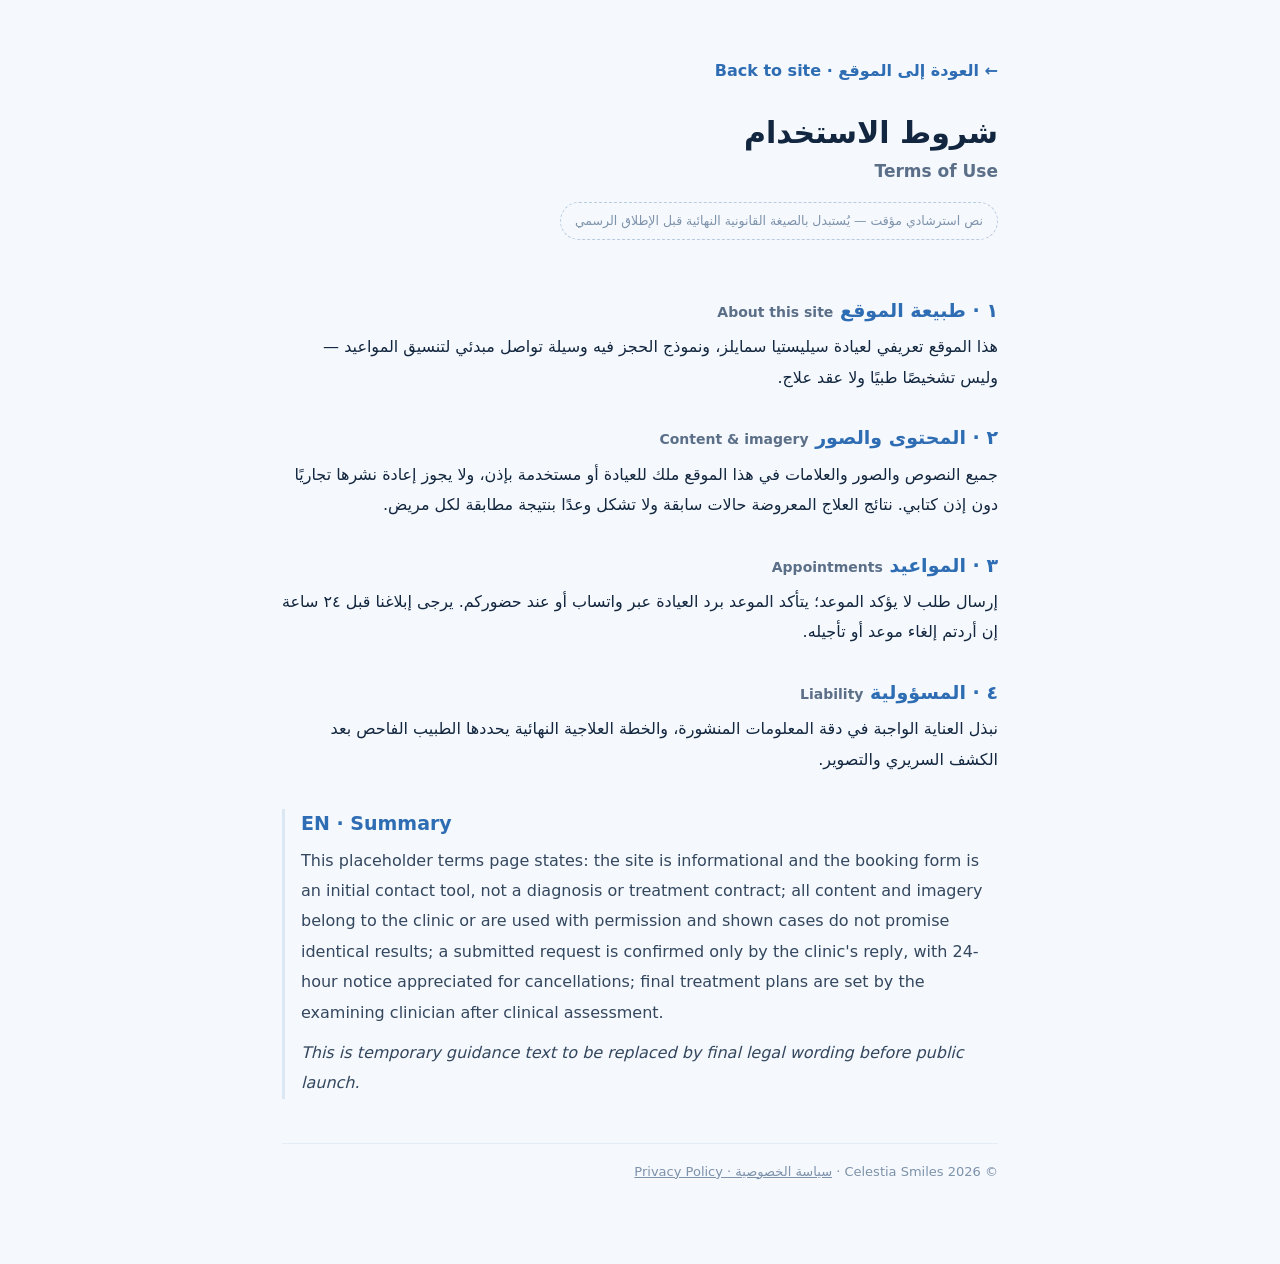
<file: terms.html>
<!DOCTYPE html>
<html lang="ar" dir="rtl">
<head>
<meta charset="UTF-8">
<meta name="viewport" content="width=device-width, initial-scale=1.0">
<title>شروط الاستخدام — Celestia Smiles | Terms of Use</title>
<meta name="description" content="شروط استخدام موقع سيليستيا سمايلز — Terms of Use of Celestia Smiles.">
<link rel="icon" href="data:image/svg+xml,%3Csvg xmlns='http://www.w3.org/2000/svg' viewBox='0 0 64 64'%3E%3Cpath fill='%230b4ea2' d='M32 8c-6 0-9 3.4-14 3.4C10.6 11.4 6 16.6 6 24c0 9 5.4 12.6 7.6 22.4C15.4 54.4 17.6 60 21.4 60c4.6 0 4-9.6 6-15.6 1.2-3.6 2.6-5.6 4.6-5.6s3.4 2 4.6 5.6c2 6 1.4 15.6 6 15.6 3.8 0 6-5.6 7.8-13.6C52.6 36.6 58 33 58 24c0-7.4-4.6-12.6-12-12.6-5 0-8-3.4-14-3.4z'/%3E%3C/svg%3E">
<style>
  :root{--ink:#12263f;--muted:#5b6f88;--steel:#2e6db3;--bg:#f5f8fc}
  *{box-sizing:border-box}
  body{margin:0;background:var(--bg);color:var(--ink);font:400 16px/1.9 "IBM Plex Sans Arabic","Tajawal",system-ui,sans-serif}
  .wrap{max-width:760px;margin:0 auto;padding:56px 22px 80px}
  a.back{display:inline-block;margin-bottom:26px;color:var(--steel);text-decoration:none;font-weight:600}
  a.back:hover{text-decoration:underline}
  h1{font:800 30px/1.4 "Tajawal",system-ui,sans-serif;margin:0 0 4px}
  h1 .en{display:block;font:600 17px/1.4 "Manrope",system-ui,sans-serif;color:var(--muted);margin-top:6px}
  .stamp{display:inline-block;margin:14px 0 26px;padding:6px 14px;border:1px dashed #b9cbdf;border-radius:999px;color:#7d92ab;font-size:12.5px}
  h2{font:700 19px/1.5 "Tajawal",system-ui,sans-serif;margin:30px 0 8px;color:var(--steel)}
  h2 .en{color:var(--muted);font-weight:600;font-size:14px}
  p{margin:0 0 10px}
  .en-block{direction:ltr;text-align:left;border-inline-start:3px solid #dbe7f3;padding-inline-start:16px;margin-top:34px;color:#33475f}
  .en-block h2{font-family:"Manrope",system-ui,sans-serif}
  footer{margin-top:44px;padding-top:16px;border-top:1px solid #e4edf6;font-size:13px;color:#7d92ab}
</style>
</head>
<body>
<div class="wrap">
  <a class="back" href="index.html">← العودة إلى الموقع · Back to site</a>
  <h1>شروط الاستخدام<span class="en">Terms of Use</span></h1>
  <span class="stamp">نص استرشادي مؤقت — يُستبدل بالصيغة القانونية النهائية قبل الإطلاق الرسمي</span>
<div id="legalBody">

  <h2>١ · طبيعة الموقع <span class="en">About this site</span></h2>
  <p>هذا الموقع تعريفي لعيادة سيليستيا سمايلز، ونموذج الحجز فيه وسيلة تواصل مبدئي لتنسيق المواعيد — وليس تشخيصًا طبيًا ولا عقد علاج.</p>
  <h2>٢ · المحتوى والصور <span class="en">Content & imagery</span></h2>
  <p>جميع النصوص والصور والعلامات في هذا الموقع ملك للعيادة أو مستخدمة بإذن، ولا يجوز إعادة نشرها تجاريًا دون إذن كتابي. نتائج العلاج المعروضة حالات سابقة ولا تشكل وعدًا بنتيجة مطابقة لكل مريض.</p>
  <h2>٣ · المواعيد <span class="en">Appointments</span></h2>
  <p>إرسال طلب لا يؤكد الموعد؛ يتأكد الموعد برد العيادة عبر واتساب أو عند حضوركم. يرجى إبلاغنا قبل ٢٤ ساعة إن أردتم إلغاء موعد أو تأجيله.</p>
  <h2>٤ · المسؤولية <span class="en">Liability</span></h2>
  <p>نبذل العناية الواجبة في دقة المعلومات المنشورة، والخطة العلاجية النهائية يحددها الطبيب الفاحص بعد الكشف السريري والتصوير.</p>

  <div class="en-block">
    <h2>EN · Summary</h2>
    <p>This placeholder terms page states: the site is informational and the booking form is an initial contact tool, not a diagnosis or treatment contract; all content and imagery belong to the clinic or are used with permission and shown cases do not promise identical results; a submitted request is confirmed only by the clinic's reply, with 24-hour notice appreciated for cancellations; final treatment plans are set by the examining clinician after clinical assessment.</p>
    <p><em>This is temporary guidance text to be replaced by final legal wording before public launch.</em></p>
  </div>

  </div>
<footer>© 2026 Celestia Smiles · <a href="privacy.html" style="color:inherit">سياسة الخصوصية · Privacy Policy</a></footer>
</div>
<script>
(function(){
  fetch('content.json',{cache:'no-store'}).then(function(r){return r.ok?r.json():null}).then(function(C){
    if(!C||!C.sections||!C.sections.legal) return;
    var f=(C.sections.legal.fields||[]).find(function(x){return x.id==='terms'});
    if(!f||!(f.ar||'').trim()||!(f.en||'').trim()) return;
    var body=document.getElementById('legalBody'); if(!body) return;
    var esc=function(t){return t.replace(/&/g,'&amp;').replace(/</g,'&lt;').replace(/>/g,'&gt;')};
    var ps=function(t){return t.split(/\n{2,}/).map(function(p){return '<p>'+esc(p).replace(/\n/g,'<br>')+'</p>'}).join('')};
    body.innerHTML=ps(f.ar)+'<div class="en-block"><h2>EN</h2>'+ps(f.en)+'</div>';
  }).catch(function(){});
})();
</script>
</body>
</html>
</file>
<file: css/style.css>
/* ============ Celestia Smiles — style.css ============ */
:root{
  --ink:#0b2545;
  --blue:#0b4ea2;
  --blue-deep:#0a3f8c;
  --blue-2:#2f80ed;
  --sky:#8fc6f2;
  --steel:#2e6db3;
  --bg:#f5f8fc;
  --bg-soft:#fafcfe;
  --muted:#5b7186;
  --line:#d7e3f0;
  --white:#ffffff;
  --radius:16px;
  --shadow:0 18px 45px rgba(11,78,162,.12);
  --grad:linear-gradient(100deg,#31a2e6 0%,#0b3f8c 85%);
  --font:'Manrope',-apple-system,BlinkMacSystemFont,'Segoe UI',Roboto,Helvetica,Arial,sans-serif;
  --font-display:'Fraunces',Georgia,'Times New Roman',serif;
}
*{margin:0;padding:0;box-sizing:border-box}
html{scroll-behavior:smooth;scroll-padding-top:0}
body{
  font-family:var(--font);
  background:var(--bg);
  color:var(--ink);
  line-height:1.6;
  -webkit-font-smoothing:antialiased;
  overflow-x:hidden;
}
img{display:block;max-width:100%}
a{text-decoration:none;color:inherit}
ul{list-style:none}
button{font-family:inherit;cursor:pointer;border:none;background:none}
.container{width:min(1200px,92%);margin-inline:auto}

/* ---------- reveal on scroll ---------- */
.reveal{opacity:0;transform:translateY(26px);transition:opacity .8s ease,transform .8s ease}
.reveal.in{opacity:1;transform:none}
.reveal.d1{transition-delay:.12s}.reveal.d2{transition-delay:.24s}.reveal.d3{transition-delay:.36s}

/* ---------- labels / headings ---------- */
.eyebrow{
  display:block;text-align:center;font-size:11px;font-weight:700;
  letter-spacing:.22em;text-transform:uppercase;color:#7d92ab;margin-bottom:14px;
}
.h2{
  font-size:clamp(30px,4vw,44px);line-height:1.15;font-weight:800;
  color:var(--blue);letter-spacing:-.02em;text-align:center;
}
.section-sub{
  max-width:520px;margin:16px auto 0;text-align:center;
  color:var(--muted);font-size:14.5px;
}

/* ---------- buttons ---------- */
.btn{
  display:inline-flex;align-items:center;gap:10px;
  padding:13px 26px 13px 14px;border-radius:999px;
  font-size:14px;font-weight:600;color:#fff;
  transition:transform .25s ease,box-shadow .25s ease,filter .25s ease;
}
.btn-grad{background:var(--grad);box-shadow:0 12px 26px rgba(11,63,140,.28)}
.btn-grad:hover{transform:translateY(-2px);box-shadow:0 16px 34px rgba(11,63,140,.36);filter:brightness(1.06)}
.btn .btn-ico{
  width:30px;height:30px;border-radius:50%;flex:none;
  background:rgba(255,255,255,.22);display:grid;place-items:center;
}
.btn .btn-ico svg{width:15px;height:15px;fill:#fff}
.btn-outline{
  padding:12px 24px;border-radius:999px;border:1px solid #bcd6ee;
  color:var(--blue);font-size:13.5px;font-weight:600;background:transparent;
  display:inline-flex;align-items:center;gap:8px;transition:.25s;
}
.btn-outline:hover{background:#eaf3fc;border-color:var(--blue-2)}

/* ---------- header ---------- */
#header{
  position:fixed;inset:0 0 auto 0;z-index:60;
  background:transparent;border-bottom:0;
  transition:transform .35s ease,opacity .3s ease;
}
#header.hide{transform:translateY(-110%);opacity:0;pointer-events:none}
#header.open,header.open.hide{transform:none;opacity:1;pointer-events:auto}
#header.scrolled{background:transparent;box-shadow:none}
.nav{display:flex;align-items:center;justify-content:space-between;height:64px}
.logo{
  display:flex;align-items:center;gap:9px;
  padding:8px 14px;border-radius:999px;background:rgba(250,252,254,.86);
  backdrop-filter:blur(14px) saturate(1.4);-webkit-backdrop-filter:blur(14px) saturate(1.4);
  border:1px solid rgba(255,255,255,.6);box-shadow:0 8px 22px -10px rgba(10,63,140,.25);
}
.logo svg{width:26px;height:26px}
.logo-txt{font-size:12.5px;font-weight:800;color:var(--blue);line-height:1.1;letter-spacing:.01em}
.nav-links{
  display:flex;gap:24px;padding:10px 22px;border-radius:999px;background:rgba(250,252,254,.86);
  backdrop-filter:blur(14px) saturate(1.4);-webkit-backdrop-filter:blur(14px) saturate(1.4);
  border:1px solid rgba(255,255,255,.6);box-shadow:0 8px 22px -10px rgba(10,63,140,.25);
}
.nav-links a{font-size:13px;font-weight:500;color:#33506e;transition:color .2s}
.nav-links a:hover{color:var(--blue-2)}
.nav-contact{font-size:13px;font-weight:600;color:#33506e}
.nav-contact:hover{color:var(--blue-2)}
.burger{
  display:none;flex-direction:column;gap:5px;padding:12px 10px;border-radius:999px;
  background:rgba(250,252,254,.86);backdrop-filter:blur(14px) saturate(1.4);
  -webkit-backdrop-filter:blur(14px) saturate(1.4);
  border:1px solid rgba(255,255,255,.6);box-shadow:0 8px 22px -10px rgba(10,63,140,.25);
}
.burger span{width:22px;height:2px;background:var(--blue);border-radius:2px;transition:.3s}
@media(max-width:900px){
  .nav-links,.nav-contact{display:none}
  .burger{display:flex}
  #header.open .nav-links{
    display:flex;flex-direction:column;gap:4px;position:absolute;top:64px;left:0;right:0;
    background:#fbfdff;padding:14px 6%;border-bottom:1px solid var(--line);
    border-radius:0;border-left:0;border-right:0;border-top:0;box-shadow:none;
    backdrop-filter:none;-webkit-backdrop-filter:none;
  }
  #header.open .nav-links a{padding:8px 0;font-size:15px}
  #header.open .burger span:nth-child(1){transform:translateY(7px) rotate(45deg)}
  #header.open .burger span:nth-child(2){opacity:0}
  #header.open .burger span:nth-child(3){transform:translateY(-7px) rotate(-45deg)}
}

/* ---------- hero ---------- */
.hero{position:sticky;top:0;z-index:1;min-height:100vh;min-height:100svh;display:flex;align-items:center;padding:130px 0 110px;overflow:hidden;background:linear-gradient(180deg,#f8fbfe 0%,#f2f7fc 100%);scroll-snap-align:start}
/* curtain: following sections slide over the pinned hero */
main>section:not(.hero),footer{position:relative;z-index:2}
.hero-bg{position:absolute;inset:0}
.hero-bg video{position:absolute;inset:0;z-index:0;width:100%;height:100%;object-fit:cover;object-position:50% 45%}
.hero-grid{position:relative;z-index:1;display:grid;grid-template-columns:1.05fr .95fr;align-items:center;gap:30px}
.hero-left h1{
  font-size:clamp(34px,4.4vw,54px);line-height:1.08;font-weight:800;
  color:var(--blue);letter-spacing:-.025em;
}
.hero-left p{
  margin-top:24px;max-width:380px;font-size:15px;line-height:1.7;font-weight:600;color:#1c3a5e;
  text-shadow:0 1px 14px rgba(255,255,255,.95),0 0 6px rgba(255,255,255,.8),0 2px 3px rgba(255,255,255,.6);
}
.hero-right{justify-self:end;text-align:start;padding-inline-end:2%}
.hero-right h2{
  font-size:clamp(30px,3.6vw,44px);line-height:1.12;font-weight:800;
  color:var(--blue);letter-spacing:-.02em;margin-bottom:26px;
}
.hero-left h1,.hero-right h2{text-shadow:0 2px 22px rgba(255,255,255,.85),0 1px 3px rgba(255,255,255,.5)}
/* intro sequence: smile first, then cinematic line-mask reveal */
.lm{display:block;overflow:hidden;padding-bottom:.09em;margin-bottom:-.09em}
.lm-i{display:block;transform:translateY(112%);transition:transform 1.05s cubic-bezier(.22,1,.36,1)}
.hero.loaded .lm-i{transform:none;transition-delay:var(--d,0s)}
.hero-left p{opacity:0;transform:translateY(18px);transition:opacity .9s ease,transform .9s ease}
.hero.loaded .hero-left p{opacity:1;transform:none;transition-delay:.7s}
.hero-watermark{opacity:0;transition:opacity 1.4s ease .9s}
.hero.loaded .hero-watermark{opacity:1}
@media(prefers-reduced-motion:reduce){
  .lm-i{transition:none;transform:none}
  .hero-left p{transition:none;opacity:1;transform:none}
  .hero{position:static}
}
.hero-watermark{
  position:absolute;left:50%;transform:translateX(-50%);bottom:-.32em;
  font-size:clamp(70px,11.5vw,168px);font-weight:800;letter-spacing:-.03em;
  color:rgba(11,78,162,.055);white-space:nowrap;pointer-events:none;user-select:none;
}
@media(max-width:980px){
  .hero{padding:120px 0 90px;min-height:92vh}
  .hero-grid{grid-template-columns:1fr;gap:34px}
  .hero-left p{max-width:420px}
  .hero-right{justify-self:start;padding:0}
  .hero-left h1,.hero-right h2{text-shadow:0 2px 26px rgba(255,255,255,.95),0 1px 4px rgba(255,255,255,.7)}
}

/* ---------- about ---------- */
.about{
  position:relative;color:var(--ink);padding:calc(clamp(18px,3.6svh,36px) + 46px) 0 clamp(24px,5svh,56px);
  min-height:100vh;min-height:100svh;display:flex;flex-direction:column;scroll-snap-align:start;
  background:#24549b;overflow:hidden;
  border-radius:28px 28px 0 0;
  box-shadow:0 -26px 80px rgba(8,32,66,.42);
}
.about-bg{
  position:absolute;inset:-14% 0;z-index:0;will-change:transform;
  background:linear-gradient(rgba(16,46,86,.30),rgba(9,34,66,.50)),url("../images/about-family.jpg") center/cover no-repeat;
}
.about-tint{position:absolute;inset:0;background:linear-gradient(180deg,rgba(49,162,230,.14),rgba(8,42,96,.68));opacity:0}
.about>.container{position:relative;z-index:1;flex:1;display:flex;flex-direction:column;justify-content:center;gap:clamp(20px,4.5svh,48px)}
.about-card{
  position:relative;max-width:820px;margin:0 auto;padding:clamp(22px,4svh,42px) clamp(18px,4vw,48px) clamp(20px,3.4svh,34px);
  background:transparent;border:0;border-radius:26px;text-align:center;
}
.about-top{display:flex;flex-direction:column;align-items:center;gap:10px}
.about .eyebrow{text-align:center;color:rgba(255,255,255,.85);margin:0;text-shadow:0 1px 8px rgba(8,32,66,.6)}
.about h2{
  max-width:640px;margin:0 auto;font-size:clamp(23px,1.2vw + 3.4svh,40px);line-height:1.16;
  font-weight:800;letter-spacing:-.02em;color:#fff;text-align:center;
  text-shadow:0 2px 22px rgba(8,32,66,.55),0 1px 3px rgba(8,32,66,.45);
}
.about p{max-width:560px;margin:clamp(10px,1.8svh,16px) auto 0;font-size:clamp(12.5px,.6vw + 1svh,14px);color:rgba(255,255,255,.94);text-align:center;line-height:1.7;text-shadow:0 1px 12px rgba(8,32,66,.55)}
.stats{display:grid;grid-template-columns:repeat(4,1fr);gap:clamp(8px,1.2vw,14px);margin-top:clamp(16px,3svh,26px);padding-top:0}
.stat{
  border-radius:16px;padding:clamp(10px,1.8svh,16px) 10px;text-align:center;
  background:transparent;border:0;box-shadow:none;
}
.stat b{display:block;font-size:clamp(22px,1.3vw + 2.4svh,36px);font-weight:800;letter-spacing:-.02em;line-height:1;color:#fff;text-shadow:0 2px 16px rgba(8,32,66,.55)}
.stat span{display:block;margin-top:clamp(4px,1svh,8px);font-size:clamp(10px,.5vw + .55svh,12px);color:rgba(255,255,255,.88);text-shadow:0 1px 8px rgba(8,32,66,.5)}
@media(max-width:900px){.stats{grid-template-columns:repeat(2,1fr);padding-top:0}}
@media(max-width:520px){
  .stats{grid-template-columns:repeat(2,1fr);gap:8px;padding-top:14px}
  .stat{padding:10px 12px}
  .stat b{font-size:clamp(19px,3.4svh,26px)}
  .stat span{font-size:10px;margin-top:4px}
  .about{padding:calc(clamp(14px,3svh,26px) + 40px) 0 clamp(18px,4svh,32px)}
  .about>.container{gap:clamp(14px,3svh,26px)}
  .about p{font-size:12.5px}
}
/* short-screen safety net: everything stays in one viewport */
@media(max-height:700px){
  .about{padding:calc(36px + 64px) 0 26px}
  .about>.container{gap:18px}
  .about h2{font-size:clamp(22px,3svh,30px)}
  .stats{gap:10px}
  .stat{padding:12px 16px}
  .stat b{font-size:clamp(22px,4svh,30px)}
  .services{padding:calc(36px + 64px) 0 26px}
  .services>.container{gap:16px}
  .cc{height:clamp(84px,12svh,110px)}
}

/* ---------- services ---------- */
.services{
  padding:calc(clamp(18px,3.6svh,36px) + 46px) 0 clamp(24px,5svh,56px);
  min-height:100vh;min-height:100svh;display:flex;flex-direction:column;scroll-snap-align:start;
  background:var(--bg-soft);;position:relative;overflow:hidden;--acc:#0b4ea2
}
.services>.container{flex:1;display:flex;flex-direction:column;justify-content:center;gap:clamp(18px,4svh,44px)}
.services .eyebrow{margin-bottom:10px}
.services-head{display:grid;grid-template-columns:1.15fr .85fr;gap:34px;align-items:end}
.services-head .h2{text-align:start}
.services-head .eyebrow{text-align:start}
.services-head .section-sub{margin:0 0 6px;text-align:start;max-width:none}
@media(max-width:820px){.services-head{grid-template-columns:1fr;gap:12px;align-items:start}}
/* circular services carousel */
.cc{position:relative;height:clamp(96px,14svh,130px);outline:none;margin-top:clamp(6px,1.6svh,14px)}
.cc-track{position:absolute;inset:0}
.cc-card{
  position:absolute;left:50%;top:50%;padding:6px 10px;text-align:center;border-radius:0;
  background:transparent;border:0;
  box-shadow:0 10px 28px rgba(11,63,140,.16);cursor:pointer;
  transition:transform .65s cubic-bezier(.22,1,.36,1),opacity .5s ease,box-shadow .3s,background .4s;
  will-change:transform;
}
.cc-title{font-family:var(--font-display);font-size:clamp(11px,.7vw + .7svh,14px);font-weight:600;color:rgba(255,255,255,.86);line-height:1.2;white-space:nowrap;text-shadow:0 1px 8px rgba(6,26,54,.65)}
.cc-card::after{content:"";display:block;height:2px;border-radius:2px;width:0;margin:5px auto 0;background:#fff;transition:width .4s ease,background .4s}
.cc-card.active{background:transparent;border-color:transparent;box-shadow:none}
.cc-card.active .cc-title{color:#fff;font-weight:700;text-shadow:0 2px 12px rgba(6,26,54,.75)}
.cc-card.active::after{width:100%;background:var(--acc,#fff)}

.cc-center{display:none}
.cc-center b{display:block;font-family:var(--font-display);font-size:clamp(56px,8vw,92px);font-weight:600;color:rgba(11,78,162,.13);line-height:1}
.cc-center span{font-size:10px;letter-spacing:.18em;color:rgba(11,78,162,.35);font-weight:700}
.cc-controls{position:absolute;left:50%;bottom:-6px;transform:translateX(-50%);display:flex;align-items:center;gap:16px;z-index:40}
.cc-dots{display:flex;gap:6px;align-items:center}
.cc-dots button{height:6px;width:6px;border-radius:999px;background:rgba(255,255,255,.45);transition:all .3s}
.cc-dots button.active{width:24px;background:var(--acc,var(--blue-2))}
.cc-dots button:hover{background:rgba(11,78,162,.4)}
@media(max-width:640px){.cc-card{width:auto;min-height:0;padding:8px 14px}.cc-title{font-size:11px}}

.services .eyebrow{color:#fff;text-shadow:0 1px 2px rgba(3,14,32,.9),0 2px 10px rgba(3,14,32,.75)}
.services .h2{color:#fff;text-shadow:0 1px 2px rgba(3,14,32,.95),0 3px 12px rgba(3,14,32,.8),0 10px 30px rgba(3,14,32,.6)}
.services .section-sub{color:#fff;text-shadow:0 1px 2px rgba(3,14,32,.9),0 2px 10px rgba(3,14,32,.75),0 6px 20px rgba(3,14,32,.55)}
/* services head: pinned top, distinctive type */
.services{padding-top:clamp(10px,2.2svh,20px)}
.services-head{margin:0 0 clamp(8px,2svh,16px)}
.services .eyebrow{font-size:11px;letter-spacing:.22em}
.services .h2{
  font-style:italic;font-size:clamp(26px,1.5vw + 3.8svh,48px);letter-spacing:-.015em;
}
.services .h2::after{
  content:"";display:block;width:56px;height:4px;border-radius:2px;
  background:var(--acc,#0b4ea2);margin:10px 0 0;transition:background .5s;
}
.services .section-sub{max-width:520px;font-size:12.5px}
/* ---------- services mood engine ---------- */
.svc-bgs{position:absolute;inset:0;z-index:0;overflow:hidden;pointer-events:none}
.services .container{position:relative;z-index:1;flex:1;display:flex;flex-direction:column;justify-content:space-between;gap:clamp(8px,2svh,18px)}
.svc-bgs::after{
  content:"";position:absolute;inset:0;z-index:1;pointer-events:none;
  background:linear-gradient(180deg,rgba(4,18,40,.50),rgba(4,18,40,.22) 16%,rgba(4,18,40,0) 34%,rgba(4,18,40,0) 62%,rgba(4,18,40,.28) 88%,rgba(4,18,40,.48));
}
.svc-bg{
  position:absolute;inset:-6%;z-index:0;background-position:center;background-size:cover;background-repeat:no-repeat;
  opacity:0;transform:scale(1.08);
  transition:opacity .7s cubic-bezier(.22,1,.36,1),transform 1.6s ease;
}
.svc-bg.on{opacity:1;transform:scale(1)}
.svc-bg:nth-child(1){background-image:radial-gradient(60% 55% at 75% 10%,rgba(11,78,162,.18),transparent 70%)}
.svc-bg:nth-child(2){background-image:radial-gradient(60% 55% at 75% 10%,rgba(138,99,210,.18),transparent 70%)}
.svc-bg:nth-child(3){background-image:radial-gradient(60% 55% at 75% 10%,rgba(14,143,126,.18),transparent 70%)}
.svc-bg:nth-child(4){background-image:radial-gradient(60% 55% at 75% 10%,rgba(179,84,46,.18),transparent 70%)}
.svc-bg:nth-child(5){background-image:radial-gradient(60% 55% at 75% 10%,rgba(46,109,179,.18),transparent 70%)}
.svc-info{
  margin:0 auto;align-self:center;text-align:center;position:relative;z-index:2;
  width:min(94%,620px);min-height:clamp(80px,10svh,106px);
  background:
    radial-gradient(58% 78% at 50% 50%,rgba(4,18,40,.80),rgba(4,18,40,.50) 46%,rgba(4,18,40,.16) 68%,rgba(4,18,40,0) 86%),
    radial-gradient(98% 150% at 50% 50%,rgba(4,18,40,.40),rgba(4,18,40,0) 80%);
  border:0;border-radius:0;padding:clamp(10px,2svh,18px) clamp(12px,3vw,20px);
}
.svc-i-t{font-family:var(--font-display);font-size:clamp(17px,1.05vw + 1.1svh,24px);font-weight:800;color:#fff;margin:0;letter-spacing:.005em;text-shadow:0 1px 2px rgba(3,14,32,.95),0 3px 10px rgba(3,14,32,.85),0 8px 26px rgba(3,14,32,.7)}
.svc-i-t::after{content:"";display:block;width:34px;height:3px;border-radius:2px;background:var(--acc,#0b4ea2);margin:6px auto 0;transition:background .5s}
.svc-i-p{font-size:13px;line-height:1.55;color:#fff;margin:7px 0 9px;text-shadow:0 1px 2px rgba(3,14,32,.95),0 2px 8px rgba(3,14,32,.85),0 6px 20px rgba(3,14,32,.65)}
.svc-i-f{list-style:none;display:flex;gap:14px;justify-content:center;flex-wrap:wrap;padding:0;margin:0}
.svc-i-f li+li::before{content:"•";margin-inline-end:14px;opacity:.6}
.svc-i-f li{
  font-size:11px;font-weight:800;color:#fff;border:0;padding:0;background:transparent;letter-spacing:.01em;
  text-shadow:0 1px 2px rgba(3,14,32,.95),0 2px 8px rgba(3,14,32,.85),0 6px 18px rgba(3,14,32,.6);
}
@media(max-width:560px){
  .svc-info{min-height:86px}
  .svc-i-p{font-size:12px}
  .svc-i-f li{font-size:10px;padding:0}
}
/* ---------- specialists mood engine ---------- */
.specialists{--sacc:#0e8f7e}
.spec-bgs{position:absolute;inset:0;z-index:0;overflow:hidden;pointer-events:none}
.spec-bgs::after{
  content:"";position:absolute;inset:0;z-index:1;pointer-events:none;
  background:linear-gradient(180deg,rgba(4,18,40,.54),rgba(4,18,40,.26) 16%,rgba(4,18,40,0) 34%,rgba(4,18,40,0) 60%,rgba(4,18,40,.30) 86%,rgba(4,18,40,.54));
}
.spec-bg{
  position:absolute;inset:-6%;z-index:0;background-position:center;background-size:cover;background-repeat:no-repeat;
  opacity:0;transform:scale(1.08);
  transition:opacity .7s cubic-bezier(.22,1,.36,1),transform 1.6s ease;
}
.spec-bg.on{opacity:1;transform:scale(1)}
.spec-bg.auto{filter:blur(26px) saturate(1.05);transform:scale(1.18)}
.spec-bg.auto.on{transform:scale(1.12)}
.spec-bg:nth-child(1){background-image:radial-gradient(70% 60% at 50% 42%,rgba(82,132,190,.28),transparent 75%)}
.spec-bg:nth-child(2){background-image:radial-gradient(70% 60% at 50% 42%,rgba(114,151,202,.28),transparent 75%)}
.spec-bg:nth-child(3){background-image:radial-gradient(70% 60% at 50% 42%,rgba(114,133,201,.28),transparent 75%)}
.spec-bg:nth-child(4){background-image:radial-gradient(70% 60% at 50% 42%,rgba(177,115,67,.28),transparent 75%)}
.spec-bg:nth-child(5){background-image:radial-gradient(70% 60% at 50% 42%,rgba(99,142,196,.28),transparent 75%)}
.spec-bg:nth-child(6){background-image:radial-gradient(70% 60% at 50% 42%,rgba(114,149,202,.28),transparent 75%)}

/* ---------- specialists ---------- */
.specialists{
  padding:calc(clamp(18px,3.6svh,36px) + 46px) 0 clamp(24px,5svh,56px);
  min-height:100vh;min-height:100svh;display:flex;flex-direction:column;scroll-snap-align:start;
  background:var(--bg);
}
.specialists>.container{position:relative;z-index:2;flex:1;display:flex;flex-direction:column;align-items:center;justify-content:center;gap:clamp(6px,1.6svh,16px)}
.spec-headwrap{text-align:center}
.specialists .eyebrow{color:#fff;text-shadow:0 1px 2px rgba(3,14,32,.9),0 2px 10px rgba(3,14,32,.75);margin-bottom:8px}

.spec-head{
  font-size:clamp(26px,3vw,36px);line-height:1.15;font-weight:800;text-align:center;
  color:#fff;letter-spacing:-.02em;position:relative;margin:0;
  text-shadow:0 1px 2px rgba(3,14,32,.95),0 3px 12px rgba(3,14,32,.8),0 10px 30px rgba(3,14,32,.6);
}
.spec-head::after{content:"";display:block;width:56px;height:4px;border-radius:2px;background:var(--sacc);margin:10px auto 0;transition:background .5s}
.round-btn{
  width:42px;height:42px;border-radius:50%;border:1px solid #c6dcee;background:#fff;
  display:grid;place-items:center;transition:.25s;color:var(--blue);
}
.round-btn:hover:not(:disabled){background:var(--blue);border-color:var(--blue);color:#fff}
.round-btn:disabled{opacity:.4;cursor:default}
.round-btn svg{width:15px;height:15px;stroke:currentColor;stroke-width:2;fill:none}
.counter{font-size:12.5px;font-weight:600;color:#68809a;letter-spacing:.06em}


/* ---------- testimonials: thumbnail image viewer ---------- */
.testimonials{
  padding:calc(clamp(18px,3.6svh,36px) + 46px) 0 clamp(20px,4svh,44px);
  background:var(--bg);min-height:100svh;
  display:flex;flex-direction:column;justify-content:center;
  scroll-snap-align:start;
}
.testimonials .h2{font-size:clamp(22px,6.2vw,34px)}
.tv-card{
  max-width:760px;margin:28px auto 0;background:#fff;border:1px solid #e4edf6;border-radius:22px;
  padding:clamp(18px,3.6vw,32px);box-shadow:var(--shadow);
}
.tv-head{display:flex;align-items:center;gap:12px;margin-bottom:14px}


.tv-count{
  font-family:ui-monospace,SFMono-Regular,Menlo,monospace;font-size:12px;font-weight:600;color:#12263f;
  background:rgba(127,156,187,.14);padding:5px 10px;border-radius:8px;border:1px solid rgba(18,38,63,.08);flex:none;
}
.tv-count span{color:#7d92ab;font-weight:400}
.tv-stage{
  position:relative;aspect-ratio:16/10;border-radius:14px;overflow:hidden;background:#eaf1f8;
  border:1px solid rgba(18,38,63,.06);
}
.tv-ba{position:absolute;inset:0;display:grid;grid-template-columns:1fr 1fr;gap:6px;padding:6px}
.tv-ba.in{animation:tvIn .45s cubic-bezier(.22,1,.36,1)}
.tv-ba-cell{position:relative;margin:0;border-radius:10px;overflow:hidden;background:#dfe9f4}
.tv-ba-cell img{width:100%;height:100%;object-fit:cover;display:block;user-select:none}
.tv-ba-tag{position:absolute;top:8px;left:8px;font-size:9px;font-weight:800;letter-spacing:.14em;text-transform:uppercase;color:#fff;padding:4px 9px;border-radius:999px}
.tv-ba-before .tv-ba-tag{background:rgba(18,38,63,.72)}
.tv-ba-after .tv-ba-tag{background:rgba(11,78,162,.85)}
@keyframes tvIn{from{opacity:0;transform:scale(1.03)}to{opacity:1;transform:none}}
.tv-vig{pointer-events:none;position:absolute;left:0;right:0;bottom:0;height:50%;background:linear-gradient(to top,rgba(0,0,0,.6),transparent)}
.tv-loc{
  position:absolute;inset-inline-start:18px;bottom:16px;z-index:2;color:rgba(255,255,255,.92);
  font-size:11.5px;font-weight:600;letter-spacing:.06em;text-shadow:0 1px 3px rgba(0,0,0,.5);
}
.tv-nav{position:absolute;inset-inline-end:14px;bottom:14px;z-index:2;display:flex;gap:6px}
.tv-nav button{
  width:32px;height:32px;border-radius:50%;border:1px solid rgba(18,38,63,.1);background:rgba(255,255,255,.9);
  backdrop-filter:blur(4px);color:#12263f;display:grid;place-items:center;cursor:pointer;
  box-shadow:0 4px 12px -4px rgba(0,0,0,.25);transition:transform .2s ease,background .2s ease;
}
.tv-nav button:hover{transform:scale(1.06);background:#fff}
.tv-nav button:active{transform:scale(.94)}
.tv-nav svg{width:15px;height:15px;stroke:currentColor;stroke-width:2;fill:none}





.tv-desc{font-size:12.5px;color:var(--muted);line-height:1.65;margin:0 auto 14px;max-width:560px;text-align:center}
.tv-thumbs{flex:1;display:flex;gap:8px;overflow-x:auto;padding:2px;margin:0}
.tv-thumbs button{
  position:relative;flex:1;min-width:55px;max-width:150px;aspect-ratio:3/2;border-radius:10px;overflow:hidden;
  border:0;padding:0;cursor:pointer;opacity:.5;outline:none;
  transition:opacity .2s ease,box-shadow .2s ease;
}
.tv-thumbs button:hover{opacity:.85}
.tv-thumbs button[aria-selected="true"]{
  opacity:1;box-shadow:0 0 0 2px var(--blue),0 0 0 5px #fff,0 8px 18px -10px rgba(10,63,140,.5);
}
.tv-thumbs img{width:100%;height:100%;object-fit:cover;display:block}
.tv-thumbs b{
  position:absolute;inset-inline-start:5px;bottom:3px;font-family:ui-monospace,Menlo,monospace;font-size:7.5px;font-weight:700;
  color:#fff;text-shadow:0 1px 2px rgba(0,0,0,.8);
}
.tv-foot{
  display:flex;justify-content:space-between;gap:12px;flex-wrap:wrap;
  margin-top:20px;padding-top:14px;border-top:1px solid #e4edf6;font-size:11px;color:#7d92ab;
}
@media(max-width:560px){
  .testimonials{padding:40px 0 24px}
  .testimonials .h2{font-size:21px}
  .tv-card{margin-top:12px;padding:14px}
  .tv-thumbs button{min-width:44px}
  .tv-stage{aspect-ratio:auto;height:clamp(150px,30svh,300px)}
  .tv-desc{display:-webkit-box;-webkit-line-clamp:2;-webkit-box-orient:vertical;overflow:hidden}
  .tv-foot{display:none}
}

@media(min-width:561px){
  .testimonials .h2{margin-bottom:clamp(10px,2svh,20px)}
  .tv-card{margin-top:clamp(10px,2svh,22px);padding:clamp(14px,2.2svh,22px)}
  .tv-head{margin-bottom:clamp(8px,1.4svh,16px)}
  .tv-stage{aspect-ratio:auto;height:clamp(170px,36svh,400px)}
  .tv-desc{margin-top:6px;display:-webkit-box;-webkit-line-clamp:2;-webkit-box-orient:vertical;overflow:hidden}
  .tv-foot{display:none}
}
@media(min-width:561px) and (min-height:900px){
  .tv-foot{display:flex}
}
@media(min-width:900px){
  .tv-card{max-width:860px}
  .tv-head{margin-bottom:16px}
  .tv-thumbs button{max-width:170px}
  .tv-stage{height:clamp(220px,44svh,470px)}
}
}
/* ---------- consultation / whatsapp booking ---------- */
.book-bg{position:absolute;inset:0;z-index:0;overflow:hidden;background:#0e2242}
.book-bg video{position:absolute;inset:0;width:100%;height:100%;object-fit:cover;object-position:50% 45%}
.book-bg::after{content:"";position:absolute;inset:0;background:linear-gradient(180deg,rgba(6,20,40,.78),rgba(6,20,40,.58) 34%,rgba(6,20,40,.66) 70%,rgba(6,20,40,.82))}
.booking{
  position:relative;padding:88px 0;background:var(--bg-soft);overflow:hidden;
  min-height:100svh;display:flex;flex-direction:column;justify-content:center;scroll-snap-align:start;
}
.book-deco{position:absolute;mix-blend-mode:multiply;pointer-events:none}
.book-deco.left{top:-40px;left:-90px;width:300px;transform:rotate(-14deg);opacity:.95}
.book-deco.right{
  top:32%;right:-46px;width:236px;aspect-ratio:1;object-fit:cover;object-position:50% 45%;
  border-radius:50%;mix-blend-mode:normal;opacity:.95;
  box-shadow:0 18px 44px rgba(31,86,158,.22),0 0 0 8px rgba(255,255,255,.7);
}
.booking .container{position:relative}
.cz-wrap{max-width:780px;margin:40px auto 0}
.cz-form{background:rgba(255,255,255,.78);border:1px solid rgba(18,38,63,.08);border-radius:20px;padding:24px 24px 18px;backdrop-filter:blur(8px)}
.cz-group{margin-bottom:15px}
.cz-label{display:block;font-size:10px;font-weight:800;letter-spacing:.16em;text-transform:uppercase;color:#7d92ab;margin-bottom:8px}
.cz-chips{display:flex;flex-wrap:wrap;gap:8px}
.cz-chip{border:1px solid rgba(11,78,162,.22);background:#fff;color:#33506e;font-size:12px;font-weight:600;padding:8px 14px;border-radius:999px;cursor:pointer;transition:.25s}
.cz-chip:hover{border-color:var(--blue);color:var(--blue)}
.cz-chip.on{background:var(--grad);color:#fff;border-color:transparent;box-shadow:0 6px 16px -6px rgba(11,78,162,.5)}
.cz-row{display:grid;grid-template-columns:1fr 1.25fr;gap:16px}
.cz-group.solo{display:none}
.cz-duo{display:grid;grid-template-columns:repeat(3,1fr);gap:12px}
.cz-duo.solo{grid-template-columns:1fr 1fr}
.cz-sel{position:relative}
.cz-sel select{
  width:100%;appearance:none;-webkit-appearance:none;border:1px solid rgba(18,38,63,.14);background:#fff;
  border-radius:12px;padding:11px 32px 11px 14px;font:inherit;font-size:12.5px;color:#12263f;outline:none;cursor:pointer;transition:.2s;
}
.cz-sel select:focus{border-color:var(--blue);box-shadow:0 0 0 3px rgba(11,78,162,.12)}
.cz-sel select.empty{color:#8ba0b6}
.cz-sel::after{
  content:"";position:absolute;inset-inline-end:13px;top:50%;width:8px;height:8px;
  border-right:2px solid #7d92ab;border-bottom:2px solid #7d92ab;
  transform:translateY(-70%) rotate(45deg);pointer-events:none;
}
.cz-field input{width:100%;border:1px solid rgba(18,38,63,.14);background:#fff;border-radius:12px;padding:11px 14px;font:inherit;font-size:13px;color:#12263f;outline:none;transition:.2s}
.cz-field input:focus{border-color:var(--blue);box-shadow:0 0 0 3px rgba(11,78,162,.12)}
.cz-err{font-size:11.5px;color:#c0392b;font-weight:600;margin:2px 0 0}
.cz-actions{display:flex;gap:10px;margin-top:18px;flex-wrap:wrap}
.cz-send{display:inline-flex;align-items:center;gap:8px;background:linear-gradient(100deg,#25D366,#128C7E);color:#fff;border:0;border-radius:999px;padding:10px 18px;font-size:13px;font-weight:700;cursor:pointer;box-shadow:0 8px 18px -8px rgba(18,140,126,.5);transition:.25s}
.cz-send svg{width:16px;height:16px;fill:#fff;flex:none}
.cz-send:hover{transform:translateY(-1px)}
@media(max-width:560px){
  .cz-row{grid-template-columns:1fr}
  .cz-duo{grid-template-columns:1fr 1fr;gap:10px}
  .cz-duo.solo{grid-template-columns:1fr}
  .foot-map{padding:6px 10px;gap:10px}
  .fm-card{display:none}
  .booking{padding:40px 0 32px}
  .book-deco{display:none}
  .booking .h2{font-size:clamp(21px,5.6vw,28px)}
  .booking .section-sub{font-size:12px;margin-top:10px}
  .cz-wrap{margin-top:16px}
  .cz-form{padding:14px}
  .cz-group{margin-bottom:10px}
  .cz-label{margin-bottom:6px}
  .cz-sel select,.cz-field input{padding:9px 12px;font-size:12.5px}
  .cz-sel select{padding-inline-end:30px}
  .cz-chip{padding:6px 12px;font-size:11.5px}
  .cz-actions{margin-top:12px}
}
@media(max-width:400px){.cz-duo{grid-template-columns:1fr}}

/* ---------- footer: compact strip over clinic glow ---------- */
footer{position:relative;z-index:2;overflow:hidden;color:#fff;padding:clamp(16px,2.8svh,26px) 0;scroll-snap-align:end}
.foot-bg{
  position:absolute;inset:0;z-index:0;background:
    linear-gradient(180deg,rgba(4,18,40,.78),rgba(4,18,40,.62)),url("../images/clinic-glow.jpg");
  background-size:cover;background-position:center;
}
.foot-strip{position:relative;z-index:1;display:flex;flex-direction:column;gap:12px}
.foot-row{display:flex;align-items:center;justify-content:space-between;gap:14px 26px;flex-wrap:wrap}
.foot-map{position:relative;z-index:1;display:flex;align-items:center;gap:14px;flex-wrap:wrap;
  padding:8px 12px;border:1px solid rgba(255,255,255,.16);border-radius:14px;background:rgba(6,22,46,.42)}
.fm-card{width:96px;height:56px;border-radius:9px;flex-shrink:0;position:relative;overflow:hidden;
  background:
    radial-gradient(30% 40% at 52% 46%,rgba(194,85,79,.9),rgba(194,85,79,0) 70%),
    repeating-linear-gradient(0deg,rgba(255,255,255,.14) 0 1px,transparent 1px 14px),
    repeating-linear-gradient(90deg,rgba(255,255,255,.14) 0 1px,transparent 1px 18px),
    linear-gradient(160deg,#1d3a63,#12294a)}
.fm-card i{position:absolute;left:50%;top:42%;width:10px;height:10px;margin:-5px;border-radius:50%;
  background:#c2554f;box-shadow:0 0 0 3px rgba(194,85,79,.35)}
.fm-info{flex:1;min-width:180px}
.fm-addr{font-size:13px;font-weight:700;color:#fff}
.fm-wa{font-size:11.5px;color:rgba(255,255,255,.72);direction:ltr;text-align:start}
[dir=rtl] .fm-wa{text-align:right}
.fm-acts{display:flex;align-items:center;gap:8px;flex-wrap:wrap}
.fm-open{font-size:11.5px;font-weight:800;color:#fff;text-decoration:none;background:var(--steel);
  padding:7px 12px;border-radius:999px}
.fm-switch{display:flex;gap:6px;flex-wrap:wrap}
.fm-switch button{font-size:11px;font-weight:700;color:rgba(255,255,255,.8);background:rgba(255,255,255,.08);
  border:1px solid rgba(255,255,255,.18);border-radius:999px;padding:6px 11px;cursor:pointer}
.fm-switch button.on{background:#fff;color:#0b2a55;border-color:#fff}
.foot-logo{display:flex;align-items:center;gap:9px;text-decoration:none}
.foot-logo svg{width:24px;height:24px}
.foot-logo .logo-txt{color:#fff;font-family:var(--font-display);font-weight:700;font-size:17px;line-height:1;text-shadow:0 1px 2px rgba(3,14,32,.9),0 2px 10px rgba(3,14,32,.7)}
.foot-links{display:flex;flex-wrap:wrap;gap:8px 22px;align-content:flex-start}
.foot-links a{font-size:12.5px;font-weight:600;color:rgba(255,255,255,.88);text-shadow:0 1px 2px rgba(3,14,32,.85),0 2px 8px rgba(3,14,32,.6)}
.foot-links a:hover{text-decoration:underline}
.foot-tel{font-size:14px;font-weight:800;letter-spacing:.02em;color:#fff;text-shadow:0 1px 2px rgba(3,14,32,.95),0 2px 10px rgba(3,14,32,.75)}
.foot-row-2{
  border-top:1px solid rgba(255,255,255,.22);padding-top:11px;
  font-size:11px;color:rgba(255,255,255,.75);text-shadow:0 1px 4px rgba(3,14,32,.7);
}
.foot-row-2 a{color:rgba(255,255,255,.85)}
.foot-row-2 a:hover{text-decoration:underline}
@media(max-width:640px){
  .foot-row{justify-content:center;text-align:center}
  .foot-links{justify-content:center}
}

/* ============ typography override: Fraunces display ============ */
h1,h2,h3,.stat b,.svc-title,.doc h3{font-family:var(--font-display)}
.hero-left h1,.hero-right h2,.about h2,.h2,.spec-head,.stat b{font-weight:600}
.svc-title,.doc h3{font-weight:600}
.hero-left h1,.hero-right h2{letter-spacing:-.01em}
.h2,.about h2,.spec-head{letter-spacing:-.012em}
.logo-txt,.btn,.tab,.nav-links a{font-family:var(--font)}
/* ---------- specialists: card deck carousel ---------- */
.cd-root{
  --cd-ink:#fff;--cd-muted:rgba(255,255,255,.85);--cd-line:rgba(255,255,255,.42);
  position:relative;width:100%;flex:1 1 auto;min-height:0;display:flex;flex-direction:column;
  align-items:center;justify-content:center;gap:clamp(10px,2svh,22px);
  overflow:hidden;outline:none;padding:6px 16px 8px;box-sizing:border-box;
}
.cd-root:focus-visible{box-shadow:inset 0 0 0 2px var(--cd-ink)}
.cd-deck{
  position:relative;flex:1 1 auto;min-height:0;aspect-ratio:3/4;width:auto;
  max-width:min(78vw,400px);margin-inline:auto;touch-action:pan-y;
}
.cd-card{
  position:absolute;inset:0;border-radius:18px;overflow:hidden;background:#d9d5cc;
  box-shadow:0 1px 2px rgba(0,0,0,.08),0 30px 60px -30px rgba(10,63,140,.45);
  transition:transform .6s cubic-bezier(.2,.8,.2,1),opacity .4s ease,filter .4s ease;
  will-change:transform;
}
.cd-card[data-top='1']{cursor:grab}
.cd-card[data-drag='1']{cursor:grabbing;transition:none}
.cd-card[data-fly='1']{transition:transform .45s cubic-bezier(.3,.5,.3,1),opacity .45s ease}
.cd-card[data-snap='1']{transition:none}
.cd-card img{position:absolute;inset:0;width:100%;height:100%;max-width:none;object-fit:cover;display:block;pointer-events:none;user-select:none}
.cd-meta{flex:none;display:flex;align-items:center;gap:clamp(14px,3vw,28px);width:min(78vw,400px);max-width:560px}
.cd-cap{flex:1;min-width:0;overflow:hidden;padding-bottom:.2em}
.cd-cap>*{display:block;animation:cd-in .6s cubic-bezier(.2,.8,.2,1) both}
.cd-title{
  font-family:var(--font-display);font-weight:700;font-size:clamp(18px,2.2vw,24px);line-height:1.15;
  letter-spacing:-.01em;color:var(--cd-ink);white-space:nowrap;overflow:hidden;text-overflow:ellipsis;
  text-shadow:0 1px 2px rgba(3,14,32,.95),0 3px 12px rgba(3,14,32,.8),0 8px 26px rgba(3,14,32,.6);
}
.cd-sub{margin-top:4px;font-size:13px;line-height:1.4;color:#fff;animation-delay:.05s;text-shadow:0 1px 2px rgba(3,14,32,.9),0 2px 10px rgba(3,14,32,.75),0 6px 20px rgba(3,14,32,.55)}
.cd-count{font-size:12px;line-height:1;letter-spacing:.14em;color:var(--cd-muted);font-variant-numeric:tabular-nums;text-shadow:0 1px 6px rgba(3,14,32,.7)}
.cd-count b{color:var(--sacc);font-weight:700}
.cd-btn{
  appearance:none;border:1px solid var(--cd-line);background:transparent;color:var(--cd-ink);
  width:40px;height:40px;border-radius:50%;display:grid;place-items:center;cursor:pointer;flex:none;
  transition:background .2s ease,color .2s ease,border-color .2s ease;
}
.cd-btn:hover{background:var(--sacc);border-color:var(--sacc);color:#fff}
.cd-btn:focus-visible{outline:2px solid var(--cd-ink);outline-offset:2px}
.cd-btn svg{width:16px;height:16px;stroke:currentColor;stroke-width:1.4;fill:none}
.cd-bio{
  position:relative;z-index:2;flex:none;margin:0 auto;text-align:center;width:min(92%,600px);
  font-size:12.5px;line-height:1.55;font-weight:600;color:#fff;padding:8px 18px 9px;
  background:
    radial-gradient(58% 92% at 50% 50%,rgba(4,18,40,.74),rgba(4,18,40,.44) 48%,rgba(4,18,40,.14) 70%,rgba(4,18,40,0) 88%),
    radial-gradient(100% 170% at 50% 50%,rgba(4,18,40,.34),rgba(4,18,40,0) 82%);
  text-shadow:0 1px 2px rgba(3,14,32,.95),0 2px 8px rgba(3,14,32,.85),0 6px 20px rgba(3,14,32,.65);
}
.cd-bio::after{content:"";display:block;width:34px;height:3px;border-radius:2px;background:var(--sacc);margin:7px auto 0;transition:background .5s}
.cd-sr{position:absolute;width:1px;height:1px;overflow:hidden;clip:rect(0 0 0 0);white-space:nowrap}
@keyframes cd-in{from{transform:translateY(100%);opacity:0}to{transform:none;opacity:1}}
@media(max-width:560px){.cd-bio{font-size:11.5px}}
@media (prefers-reduced-motion:reduce){
  .spec-bg{transition:opacity .3s ease}
  .cd-card,.cd-card[data-fly='1']{transition:opacity .3s ease}
  .cd-cap>*{animation:none}
}

/* ---------- footer: compact strip over clinic glow ---------- */
footer{position:relative;z-index:2;overflow:hidden;color:#fff;padding:clamp(16px,2.8svh,26px) 0;scroll-snap-align:end}
.foot-bg{
  position:absolute;inset:0;z-index:0;background:
    linear-gradient(180deg,rgba(4,18,40,.78),rgba(4,18,40,.62)),url("../images/clinic-glow.jpg");
  background-size:cover;background-position:center;
}
.foot-strip{position:relative;z-index:1;display:flex;flex-direction:column;gap:12px}
.foot-row{display:flex;align-items:center;justify-content:space-between;gap:14px 26px;flex-wrap:wrap}
.foot-logo{display:flex;align-items:center;gap:9px;text-decoration:none}
.foot-logo svg{width:24px;height:24px}
.foot-logo .logo-txt{color:#fff;font-family:var(--font-display);font-weight:700;font-size:17px;line-height:1;text-shadow:0 1px 2px rgba(3,14,32,.9),0 2px 10px rgba(3,14,32,.7)}
.foot-links{display:flex;flex-wrap:wrap;gap:8px 22px;align-content:flex-start}
.foot-links a{font-size:12.5px;font-weight:600;color:rgba(255,255,255,.88);text-shadow:0 1px 2px rgba(3,14,32,.85),0 2px 8px rgba(3,14,32,.6)}
.foot-links a:hover{text-decoration:underline}
.foot-tel{font-size:14px;font-weight:800;letter-spacing:.02em;color:#fff;text-shadow:0 1px 2px rgba(3,14,32,.95),0 2px 10px rgba(3,14,32,.75)}
.foot-row-2{
  border-top:1px solid rgba(255,255,255,.22);padding-top:11px;
  font-size:11px;color:rgba(255,255,255,.75);text-shadow:0 1px 4px rgba(3,14,32,.7);
}
.foot-row-2 a{color:rgba(255,255,255,.85)}
.foot-row-2 a:hover{text-decoration:underline}
@media(max-width:640px){
  .foot-row{justify-content:center;text-align:center}
  .foot-links{justify-content:center}
}

/* ============ typography override: Fraunces display ============ */
h1,h2,h3,.stat b,.svc-title,.doc h3{font-family:var(--font-display)}
.hero-left h1,.hero-right h2,.about h2,.h2,.spec-head,.stat b{font-weight:600}
.svc-title,.doc h3{font-weight:600}
.hero-left h1,.hero-right h2{letter-spacing:-.01em}
.h2,.about h2,.spec-head{letter-spacing:-.012em}
.logo-txt,.btn,.tab,.nav-links a{font-family:var(--font)}

/* ---------- faq: shadcn-style accordion station ---------- */
.faq{
  padding:calc(clamp(18px,3.6svh,36px) + 46px) 0 clamp(24px,5svh,56px);
  min-height:100vh;min-height:100svh;display:flex;flex-direction:column;scroll-snap-align:start;
  background:var(--bg);
}
.faq>.container{flex:1;display:flex;flex-direction:column;align-items:center;justify-content:center;gap:clamp(14px,3svh,30px)}
.faq-top{text-align:center}
.faq .eyebrow{color:var(--steel);margin-bottom:10px}
.faq .section-sub{max-width:520px;margin:10px auto 0;font-size:13px;line-height:1.6;color:#5f7590}
.faq-acc{width:min(92%,720px)}
.faq-a-item{border-bottom:1px solid rgba(18,38,63,.14)}
.faq-a-item:first-child{border-top:1px solid rgba(18,38,63,.14)}
.faq-a-trigger{
  appearance:none;width:100%;background:transparent;border:0;cursor:pointer;
  display:flex;align-items:center;justify-content:space-between;gap:14px;
  padding:clamp(10px,1.8svh,16px) 2px;text-align:start;
  font-family:var(--font);font-size:clamp(13.5px,.5vw + .8svh,16px);font-weight:600;color:#12263f;
  transition:color .2s ease;
}
.faq-a-trigger:hover{color:var(--blue)}
.faq-a-trigger:focus-visible{outline:2px solid var(--blue);outline-offset:3px}
.faq-a-trigger svg{width:16px;height:16px;flex:none;stroke:var(--steel);stroke-width:1.6;fill:none;transition:transform .25s ease}
.faq-a-item.open .faq-a-trigger svg{transform:rotate(180deg)}
.faq-a-content{display:grid;grid-template-rows:0fr;transition:grid-template-rows .35s cubic-bezier(.22,1,.36,1)}
.faq-a-item.open .faq-a-content{grid-template-rows:1fr}
.faq-a-inner{overflow:hidden}
.faq-a-inner p{margin:0 0 clamp(10px,1.8svh,16px);font-size:13px;line-height:1.65;color:#5f7590;max-width:62ch}
.cz-faq{display:inline-block}
@media(max-height:700px){
  .faq .section-sub{display:none}
  .faq-a-trigger{padding:9px 2px}
}

/* ---------- booking: one-screen guarantee on short viewports ---------- */
.booking{background:#fafcfe;background:var(--bg-soft)}
@media(max-height:820px){
  .booking{padding:64px 0 26px}
  .booking .h2{font-size:clamp(20px,5vw,26px)}
  .booking .section-sub{font-size:11px;margin-top:6px}
  .cz-wrap{margin-top:14px}
  .cz-form{display:grid;grid-template-columns:1fr 1fr;gap:10px 12px;padding:14px 14px 12px}
  .cz-form>.cz-duo,.cz-form>.cz-row,.cz-form>.cz-err,.cz-form>.cz-actions{grid-column:1/-1}
  .cz-form>.cz-duo{margin:0}
  .cz-duo{grid-template-columns:1fr 1fr;gap:10px}
  .cz-group{margin-bottom:0}
  .cz-label{margin-bottom:4px;font-size:9px}
  .cz-sel select,.cz-field input{padding:8px 10px;font-size:12px}
  .cz-sel select{padding-inline-end:28px}
  .cz-chip{padding:5px 10px;font-size:11px}
  .cz-actions{margin-top:4px}
  .cz-send{padding:8px 14px;font-size:12px}
  .book-deco.left{width:220px;left:-70px;top:-30px}
  .book-deco.right{width:170px;right:-40px}
}
@media(max-width:640px) and (max-height:820px){
  .book-deco{display:none}
  .booking{padding:56px 0 22px}
  .cz-form{padding:12px 12px 10px;gap:8px 10px}
}

/* ---------- i18n: pending paint guard, language pill, arabic tokens, rtl mirror list ---------- */
html.i18n-pending body{visibility:hidden}
.lang-toggle{
  appearance:none;border:1px solid rgba(11,78,162,.25);background:#fff;color:var(--blue);
  font-family:var(--font);font-size:11.5px;font-weight:800;letter-spacing:.02em;
  padding:7px 14px;border-radius:999px;cursor:pointer;transition:.25s;
}
.lang-toggle:hover{background:var(--blue);color:#fff}
:root{
  --font-display-ar:'Tajawal','IBM Plex Sans Arabic','Segoe UI',sans-serif;
  --font-ar:'IBM Plex Sans Arabic','Segoe UI',Tahoma,sans-serif;
}
[lang=ar]{--font-display:var(--font-display-ar);--font:var(--font-ar)}
[lang=ar] body{line-height:1.75}
[lang=ar] .eyebrow,[lang=ar] .spec-i-s,[lang=ar] .cd-count,[lang=ar] .cz-label,[lang=ar] .spec-count{letter-spacing:0}
[lang=ar] .eyebrow,[lang=ar] .cz-label{text-transform:none}
[lang=ar] .services .h2,[lang=ar] .h2,[lang=ar] .spec-head{font-style:normal}
[lang=ar] .svc-i-p,[lang=ar] .spec-i-b,[lang=ar] .cd-bio,[lang=ar] .tv-desc,[lang=ar] .faq-a-inner p,[lang=ar] .section-sub{line-height:1.8}
[lang=ar] .h2,[lang=ar] .spec-head{font-size:clamp(24px,1.4vw + 3.4svh,42px)}
[lang=ar] .svc-i-t,[lang=ar] .spec-i-t,[lang=ar] .cd-title{font-weight:800}
[lang=ar] .h2,[lang=ar] .spec-head,[lang=ar] .faq-head h3{font-weight:800}
[lang=ar] .hero-left h1,[lang=ar] .hero-right h2{font-weight:800;letter-spacing:0}
[lang=ar] .lm-i{padding-bottom:.14em}
/* rtl mirror list (decor + glyphs only; layout uses logical properties) */
[dir=rtl] .book-deco.left{left:auto;right:-90px;transform:rotate(14deg)}
[dir=rtl] .book-deco.right{right:auto;left:-46px}
[dir=rtl] .cd-btn svg,[dir=rtl] .round-btn svg,[dir=rtl] .tv-nav button svg{transform:rotate(180deg)}
[dir=rtl] .cz-sel select{text-align:start}
[dir=rtl] .faq-a-trigger svg{transform:rotate(0deg)}
[dir=rtl] .faq-a-item.open .faq-a-trigger svg{transform:rotate(180deg)}
@media(max-width:820px){
  [dir=rtl] .book-deco.left{right:-70px}
  [dir=rtl] .book-deco.right{left:-40px}
}
/* booking live reception bg: dark theme over video */
.booking{background:#0e2242}
.booking>.container{position:relative;z-index:1}
.booking .eyebrow{color:#cfe0f4}
.booking .h2,.booking .section-sub{color:#fff;text-shadow:0 2px 12px rgba(4,16,34,.85),0 1px 3px rgba(4,16,34,.9),0 0 34px rgba(4,16,34,.6)}
.booking .section-sub{opacity:.92}
.booking .cz-faq{color:#eaf1fa}
.booking .cz-faq:hover{color:#fff}
/* booking form: dark frosted glass over the live reception */
.booking .cz-form{background:rgba(9,24,45,.34);backdrop-filter:blur(18px) saturate(1.15);-webkit-backdrop-filter:blur(18px) saturate(1.15);
  border:1px solid rgba(255,255,255,.20);box-shadow:0 22px 60px rgba(2,8,20,.5)}
.booking .cz-label{color:#cfdff2}
.booking .cz-sel select,.booking .cz-field input{background:rgba(255,255,255,.10);border-color:rgba(255,255,255,.26);color:#fff;color-scheme:dark}
.booking .cz-field input::placeholder{color:rgba(255,255,255,.55)}
.booking .cz-sel select.empty{color:rgba(255,255,255,.6)}
.booking .cz-sel select option{color:#12263f;background:#fff}
.booking .cz-sel::after{border-right-color:rgba(255,255,255,.8);border-bottom-color:rgba(255,255,255,.8)}
.booking .cz-chip{background:rgba(255,255,255,.10);border-color:rgba(255,255,255,.30);color:#eaf2fb}
.booking .cz-chip.on{background:#fff;color:#0b2a55;border-color:#fff}
.booking #czErr{color:#ffc9c9}
.booking .cz-err{color:#ffc9c9}

/* ---- trust layer: footer legal line ---- */
.foot-row-2{flex-wrap:wrap;row-gap:4px}
.foot-legal{display:inline-flex;gap:6px;align-items:center}
.foot-legal a{color:rgba(255,255,255,.85);text-decoration:none;border-bottom:1px dotted rgba(255,255,255,.42)}
.foot-legal a:hover{color:#fff;border-bottom-style:solid}

/* ---- booking: direct-call line under the WhatsApp button ---- */
.cz-tel{display:flex;align-items:center;gap:6px;margin-top:10px;font-size:12.5px;color:rgba(255,255,255,.8)}
.cz-tel a{color:#fff;text-decoration:none;border-bottom:1px dotted rgba(255,255,255,.45);font-weight:600;direction:ltr;unicode-bidi:embed}
.cz-tel a:hover{border-bottom-style:solid}

.svc-bg:nth-child(6){background-image:radial-gradient(60% 55% at 75% 10%,rgba(194,65,126,.18),transparent 70%)}
.svc-bg:nth-child(7){background-image:radial-gradient(60% 55% at 75% 10%,rgba(14,143,126,.18),transparent 70%)}
/* ---- scroll hairline: fills from the inline-start edge ---- */
#hair{position:fixed;top:0;left:0;right:0;height:2px;z-index:80;pointer-events:none;background:linear-gradient(90deg,#2e6db3,#0b4ea2);transform:scaleX(0);opacity:.9}
html[dir=rtl] #hair{transform-origin:100% 50%}
html[dir=ltr] #hair{transform-origin:0 50%}
@media print{#hair{display:none}}
</file>
<file: css/admin.css>
/* ---------- Celestia CMS admin ---------- */
*{box-sizing:border-box;margin:0;padding:0}
[hidden]{display:none !important}
:root{
  --bg:#0d1626;--panel:#152238;--panel2:#1b2b45;--line:#2b3d5c;--ink:#eaf1fa;--mut:#9db1cc;
  --blue:#0b4ea2;--steel:#2e6db3;--ok:#37d366;--warn:#e5a83b;
  --font:'IBM Plex Sans Arabic','Segoe UI',Tahoma,sans-serif;--disp:'Tajawal',var(--font);
}
html,body{height:100%}
body{background:var(--bg);color:var(--ink);font-family:var(--font);font-size:14px;line-height:1.7;overflow:hidden}
button{font-family:inherit}
/* gate */
.gate{position:fixed;inset:0;display:grid;place-items:center;background:radial-gradient(60% 60% at 50% 30%,#12233d 0%,var(--bg) 70%)}
.gate-card{width:min(92vw,380px);background:var(--panel);border:1px solid var(--line);border-radius:18px;padding:28px;display:flex;flex-direction:column;gap:12px;text-align:center}
.gate-card h1{font-family:var(--disp);font-size:22px;font-weight:800}
.gate-card p{color:var(--mut);font-size:13px}
.gate-card input{background:var(--panel2);border:1px solid var(--line);border-radius:10px;color:var(--ink);padding:10px 12px;font-family:inherit;text-align:center}
.gate-note{font-size:11px;color:#6d82a3}
/* shell */
.shell{height:100%;display:flex;flex-direction:column}
.top{display:flex;justify-content:space-between;align-items:center;gap:16px;padding:10px 18px;background:var(--panel);border-bottom:1px solid var(--line)}
.top-r{display:flex;align-items:center;gap:12px}
.top h1{font-family:var(--disp);font-size:17px;font-weight:800}
.pill{font-size:11px;font-weight:700;padding:4px 10px;border-radius:999px;background:var(--panel2);border:1px solid var(--line);color:var(--mut)}
.pill.dirty{color:var(--warn);border-color:var(--warn)}
.pill.clean{color:var(--ok);border-color:var(--ok)}
.top-l{display:flex;gap:8px}
.btn{background:var(--panel2);color:var(--ink);border:1px solid var(--line);border-radius:10px;padding:8px 14px;font-size:12.5px;font-weight:700;cursor:pointer;transition:.2s}
.btn:hover{border-color:var(--steel)}
.btn.primary{background:var(--blue);border-color:var(--blue)}
.btn.primary:disabled{opacity:.45;cursor:not-allowed}
.btn.danger{background:transparent;border-color:#7a3b3b;color:#e08c8c}
.body{flex:1;display:flex;min-height:0}
.side{width:210px;background:var(--panel);border-inline-end:1px solid var(--line);padding:12px 10px;overflow-y:auto;flex-shrink:0}
.side button{display:block;width:100%;text-align:start;background:transparent;border:0;color:var(--mut);padding:8px 12px;border-radius:9px;font-size:13px;font-weight:600;cursor:pointer}
.side button.on{background:var(--blue);color:#fff}
.side button:hover:not(.on){background:var(--panel2);color:var(--ink)}
.main{flex:1;overflow-y:auto;padding:18px 22px 90px}
.loading{color:var(--mut)}
/* cards + fields */
.card{background:var(--panel);border:1px solid var(--line);border-radius:14px;margin-bottom:14px;overflow:hidden}
.card>h2{font-family:var(--disp);font-size:15px;font-weight:800;padding:10px 16px;background:var(--panel2);border-bottom:1px solid var(--line);display:flex;justify-content:space-between;align-items:center}
.card .inner{padding:14px 16px}
.sub{font-size:12px;font-weight:800;color:var(--steel);margin:10px 0 6px}
.row{display:grid;grid-template-columns:1fr 1fr;gap:12px;margin-bottom:10px}
.row.one{grid-template-columns:1fr}
.f{display:flex;flex-direction:column;gap:4px;min-width:0}
.f label{font-size:10.5px;font-weight:700;color:var(--mut);display:flex;justify-content:space-between;gap:8px}
.f label .ctx{direction:ltr;color:#5f7495;font-weight:500;overflow:hidden;text-overflow:ellipsis;white-space:nowrap;max-width:60%}
.f input,.f textarea{background:var(--panel2);border:1px solid var(--line);border-radius:9px;color:var(--ink);padding:8px 10px;font-family:inherit;font-size:13px;width:100%}
.f input.en,.f textarea.en{direction:ltr;text-align:left}
.f textarea{min-height:64px;resize:vertical}
.f input[type=color]{padding:2px;height:34px}
.f .thumb{width:52px;height:38px;object-fit:cover;border-radius:6px;border:1px solid var(--line)}
.f .imgline{display:flex;gap:8px;align-items:center}
.item{border:1px solid var(--line);border-radius:12px;padding:12px;margin-bottom:12px;background:var(--panel2)}
.item-h{display:flex;justify-content:space-between;align-items:center;margin-bottom:8px;gap:10px}
.item-h b{font-size:13px}
.cap{font-size:11px;font-weight:700;padding:3px 9px;border-radius:999px;border:1px solid var(--ok);color:var(--ok)}
.cap.over{border-color:var(--warn);color:var(--warn)}
.addbar{display:flex;justify-content:flex-end;padding:0 16px 14px}
.hint{font-size:11px;color:#6d82a3;margin-top:4px}
/* base additions: sticky chrome, accordion items, bottom bar */
.top{position:sticky;top:0;z-index:40}
.bottombar{display:none}
.item{padding:0;overflow:hidden}
.item summary{display:flex;justify-content:space-between;align-items:center;gap:8px;padding:10px 12px;cursor:pointer}
.item summary b{font-size:13px}
.item summary .iconbtn{min-height:0;padding:4px 10px;font-size:11px}
.item[open] summary{border-bottom:1px solid var(--line);margin-bottom:10px}
.item-body{padding:0 12px 12px}
.f .imgline{display:grid;grid-template-columns:56px 1fr;gap:8px;align-items:center}
.fbox{border:1px dashed var(--line);border-radius:12px;padding:10px 12px;margin-bottom:12px;background:rgba(27,43,69,.35)}
.fbox h3{font-size:12.5px;color:var(--steel);margin-bottom:8px;font-weight:800}
.fbox .row{margin-bottom:0}
.fbox .f label:empty{display:none}
.fbox .hint{margin-top:6px}
#btnSide{display:none;align-items:center;justify-content:center;font-size:16px;padding:6px 10px}
.backdrop{position:fixed;inset:0;background:rgba(4,10,20,.55);z-index:55}
/* mobile: right-side drawer, two-row sticky top, bottom action bar */
@media(max-width:860px){
  .top{flex-wrap:wrap;gap:8px;padding:8px 12px}
  .top-r{width:100%;justify-content:space-between;gap:8px}
  .top h1{font-size:13.5px}
  .pill{font-size:10px;padding:3px 8px}
  .top-l{width:100%;overflow-x:auto;flex-wrap:nowrap;padding-bottom:4px;scrollbar-width:thin}
  .btn{padding:8px 12px;font-size:11.5px;white-space:nowrap;flex-shrink:0;min-height:38px}
  #btnSide{display:inline-flex}
  .side{position:fixed;top:0;bottom:0;right:0;left:auto;width:236px;z-index:60;
        transform:translateX(100%);transition:transform .25s ease;box-shadow:-10px 0 28px rgba(0,0,0,.45);border:0}
  .shell.side-open .side{transform:translateX(0)}
  .side button{font-size:13px;padding:11px 14px;min-height:44px}
  .main{padding:12px 12px 16px}
  .row{grid-template-columns:1fr;gap:8px}
  .f input,.f textarea{min-height:44px;font-size:14px}
  .f label{flex-direction:column;gap:2px;align-items:flex-start}
  .f label .ctx{max-width:100%;white-space:normal}
  .card .inner{padding:12px}
  .addbar{padding:0 12px 12px}
  .bottombar{display:flex;gap:8px;padding:8px 12px;background:var(--panel);border-top:1px solid var(--line)}
  .bottombar .btn{flex:1;min-height:46px;font-size:13px}
  .gate-card{padding:20px}
}
/* in-admin live preview overlay */
.prevwrap{position:fixed;inset:0;z-index:80;background:var(--bg);display:flex;flex-direction:column}
.prev-top{display:flex;justify-content:space-between;align-items:center;gap:10px;padding:8px 14px;background:var(--panel);border-bottom:1px solid var(--line)}
.prev-top b{font-size:13px}
.prev-acts{display:flex;gap:8px}
#prevFrame{flex:1;border:0;width:100%;background:#f5f8fc}
</file>
